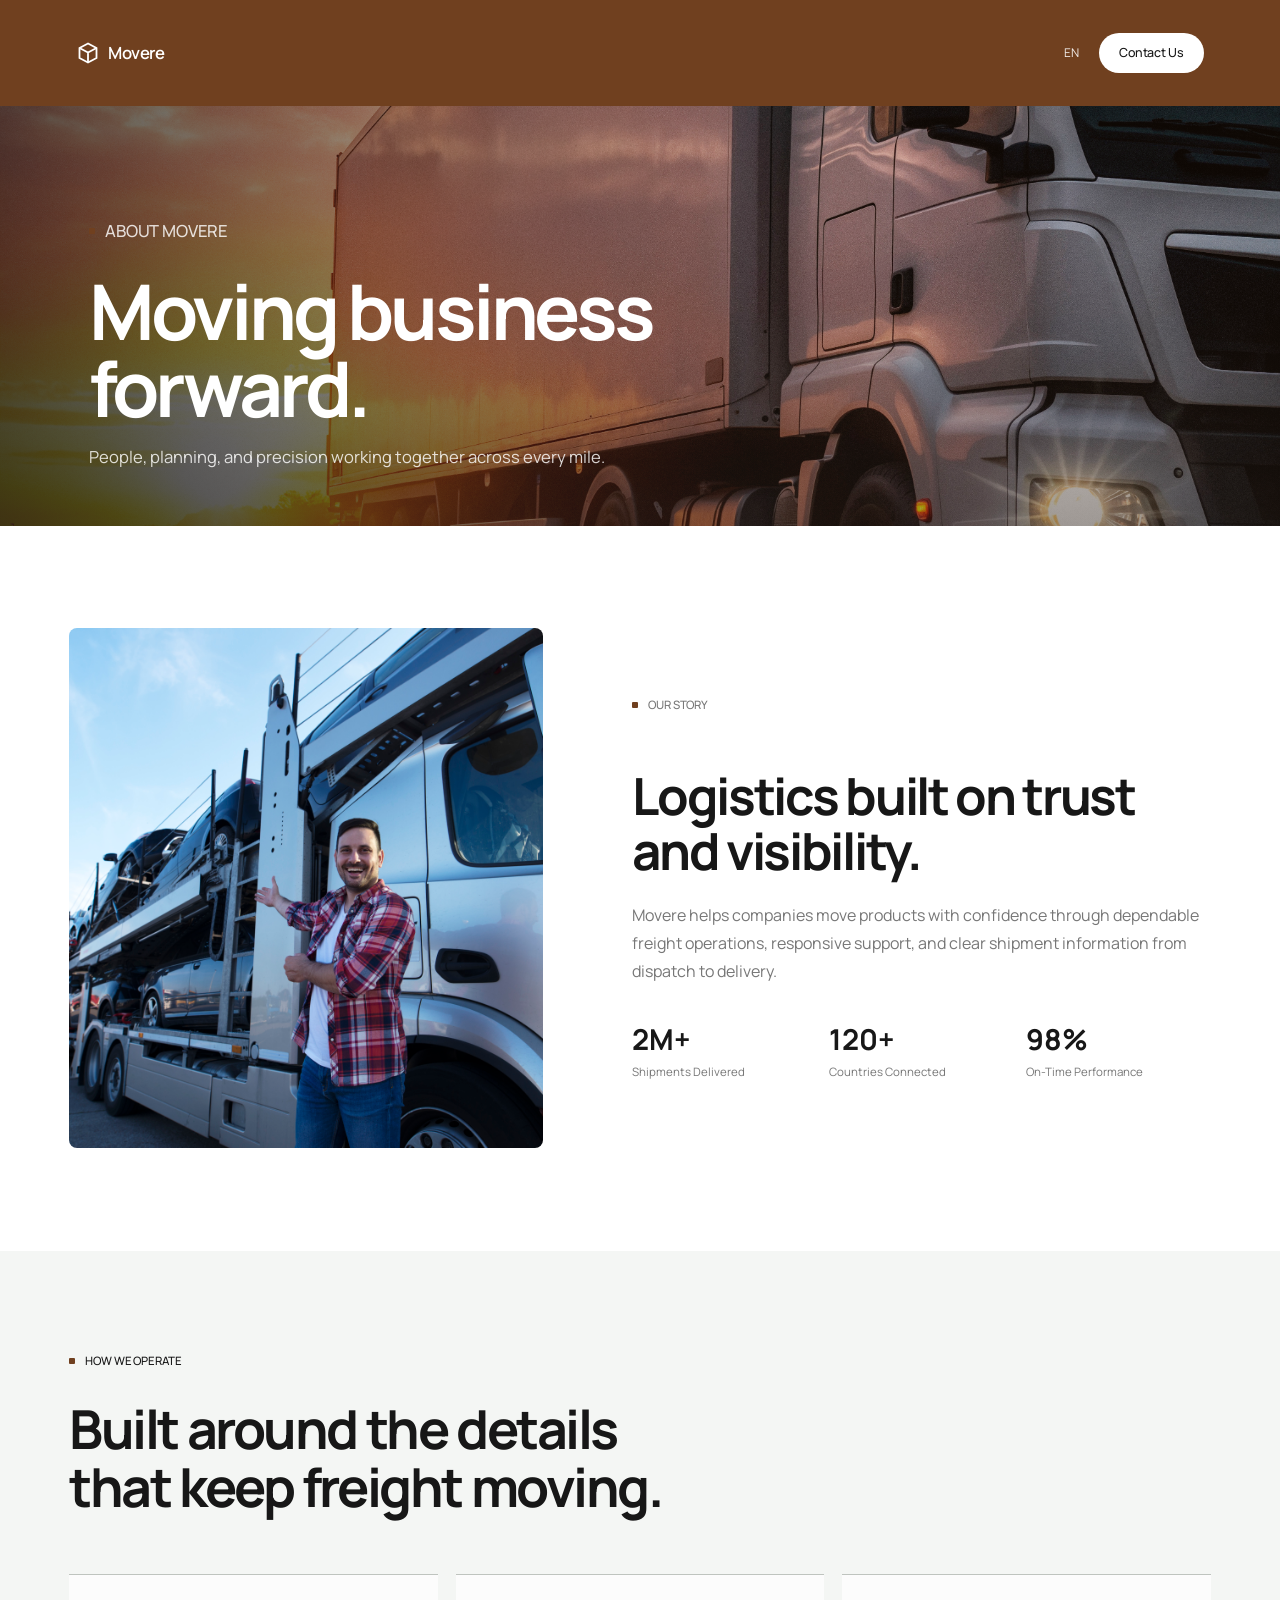
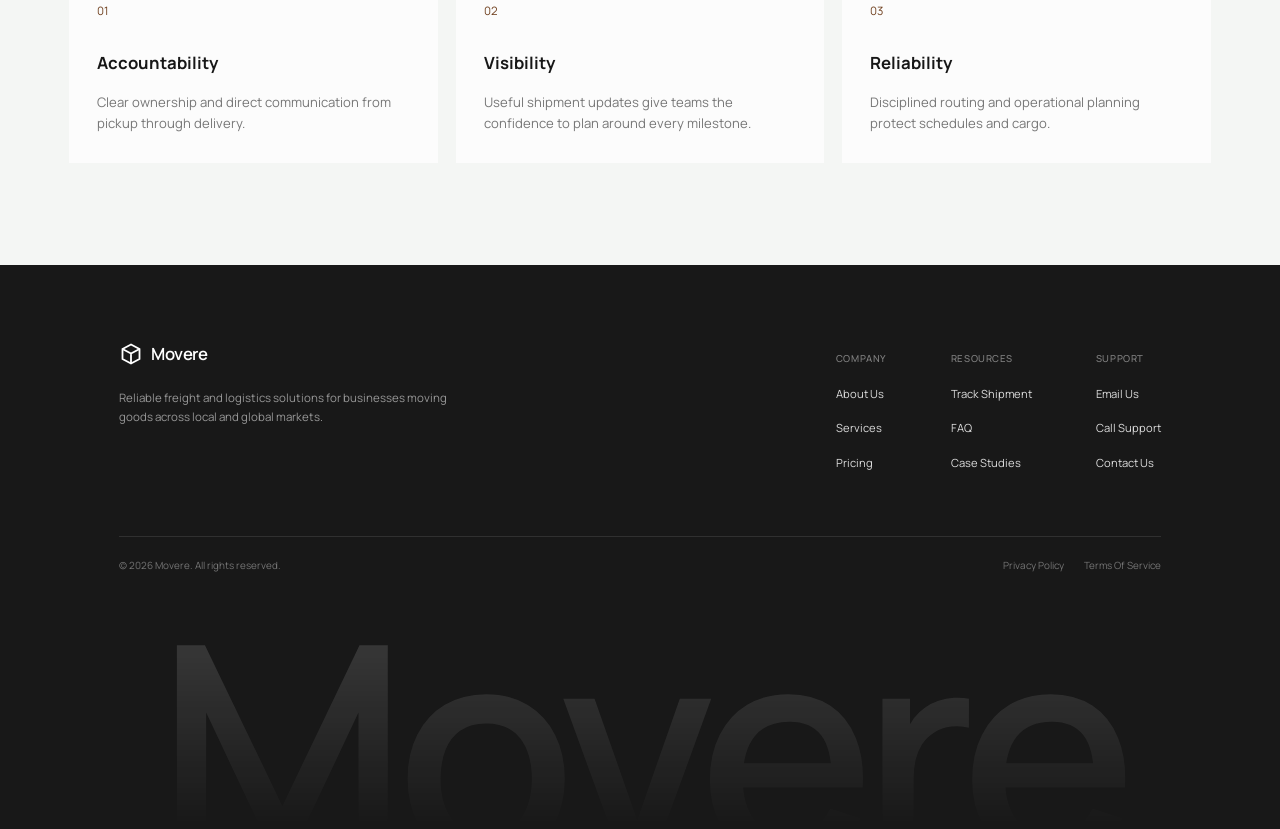
<file: about.html>
<!DOCTYPE html>
<html lang="en">
<head>
  <meta charset="UTF-8"><meta name="viewport" content="width=device-width, initial-scale=1">
  <title>About Us — Movere</title>
  <link rel="preconnect" href="https://fonts.googleapis.com"><link rel="preconnect" href="https://fonts.gstatic.com" crossorigin>
  <link href="https://fonts.googleapis.com/css2?family=Manrope:wght@400;500;600;700;800&display=swap" rel="stylesheet">
  <link rel="stylesheet" href="style.css"><link rel="stylesheet" href="mobile-overrides.css"><link rel="stylesheet" href="pages.css">
</head>
<body>
  <div class="subpage">
    <div class="subpage__nav"><nav class="nav" aria-label="Main navigation"><a href="index.html" class="logo"><svg class="logo__icon" viewBox="0 0 24 24" fill="none" stroke="currentColor" stroke-width="1.8"><path d="M12 2.5 3.5 7v10L12 21.5 20.5 17V7L12 2.5Z"/><path d="M3.5 7 12 11.5 20.5 7M12 11.5v10"/></svg><span>Movere</span></a><ul class="nav__links" id="nav-links"><li><a href="index.html">Home</a></li><li><a href="services.html">Services</a></li><li><a href="tracking.html">Tracking</a></li><li><a href="pricing.html">Pricing</a></li><li><a href="about.html">About Us</a></li><li class="nav__mobile-only"><a href="#contact" class="btn-pill">Contact Us</a></li></ul><div class="nav__right"><button class="lang" type="button" aria-label="Language">EN</button><a href="#contact" class="btn-pill nav__contact">Contact Us</a><button class="burger" id="burger" type="button" aria-label="Open menu" aria-expanded="false"><span></span><span></span><span></span></button></div></nav></div>
    <header class="page-hero"><div class="page-hero__image" role="img" aria-label="Movere logistics team"></div><div class="page-hero__inner"><p class="eyebrow">About Movere</p><h1>Moving business forward.</h1><p>People, planning, and precision working together across every mile.</p></div></header>
    <main><section class="page-section"><div class="page-section__inner about-layout"><div class="about-layout__image" role="img" aria-label="Movere driver and truck"></div><div class="about-layout__copy"><p class="eyebrow">Our Story</p><h2>Logistics built on trust and visibility.</h2><p>Movere helps companies move products with confidence through dependable freight operations, responsive support, and clear shipment information from dispatch to delivery.</p><div class="about-layout__stats"><div><strong>2M+</strong><span>Shipments Delivered</span></div><div><strong>120+</strong><span>Countries Connected</span></div><div><strong>98%</strong><span>On-Time Performance</span></div></div></div></div></section>
    <section class="page-section page-section--tinted"><div class="page-section__inner"><div class="page-section__head"><div><p class="eyebrow">How We Operate</p><h2>Built around the details that keep freight moving.</h2></div></div><div class="process-grid"><article><span>01</span><h3>Accountability</h3><p>Clear ownership and direct communication from pickup through delivery.</p></article><article><span>02</span><h3>Visibility</h3><p>Useful shipment updates give teams the confidence to plan around every milestone.</p></article><article><span>03</span><h3>Reliability</h3><p>Disciplined routing and operational planning protect schedules and cargo.</p></article></div></div></section></main>
  </div>
  <footer class="footer"><div class="footer__inner"><div class="footer__top"><div class="footer__brand"><a href="index.html" class="logo"><svg class="logo__icon" viewBox="0 0 24 24" fill="none" stroke="currentColor" stroke-width="1.8"><path d="M12 2.5 3.5 7v10L12 21.5 20.5 17V7L12 2.5Z"/><path d="M3.5 7 12 11.5 20.5 7M12 11.5v10"/></svg><span>Movere</span></a><p class="footer__about">Reliable freight and logistics solutions for businesses moving goods across local and global markets.</p></div><nav class="footer__cols"><div><h3>Company</h3><ul><li><a href="about.html">About Us</a></li><li><a href="services.html">Services</a></li><li><a href="pricing.html">Pricing</a></li></ul></div><div><h3>Resources</h3><ul><li><a href="tracking.html">Track Shipment</a></li><li><a href="tracking.html#faq">FAQ</a></li><li><a href="index.html#testimonials">Case Studies</a></li></ul></div><div><h3>Support</h3><ul><li><a href="mailto:info@cadence.com">Email Us</a></li><li><a href="tel:+000000000000">Call Support</a></li><li><a href="index.html#contact">Contact Us</a></li></ul></div></nav></div><div class="footer__bottom"><p>© 2026 Movere. All rights reserved.</p><p class="footer__legal"><a href="#">Privacy Policy</a><a href="#">Terms Of Service</a></p></div></div><div class="footer__word" aria-hidden="true">Movere</div></footer>
  <script src="script.js?v=2"></script>
</body>
</html>
</file>
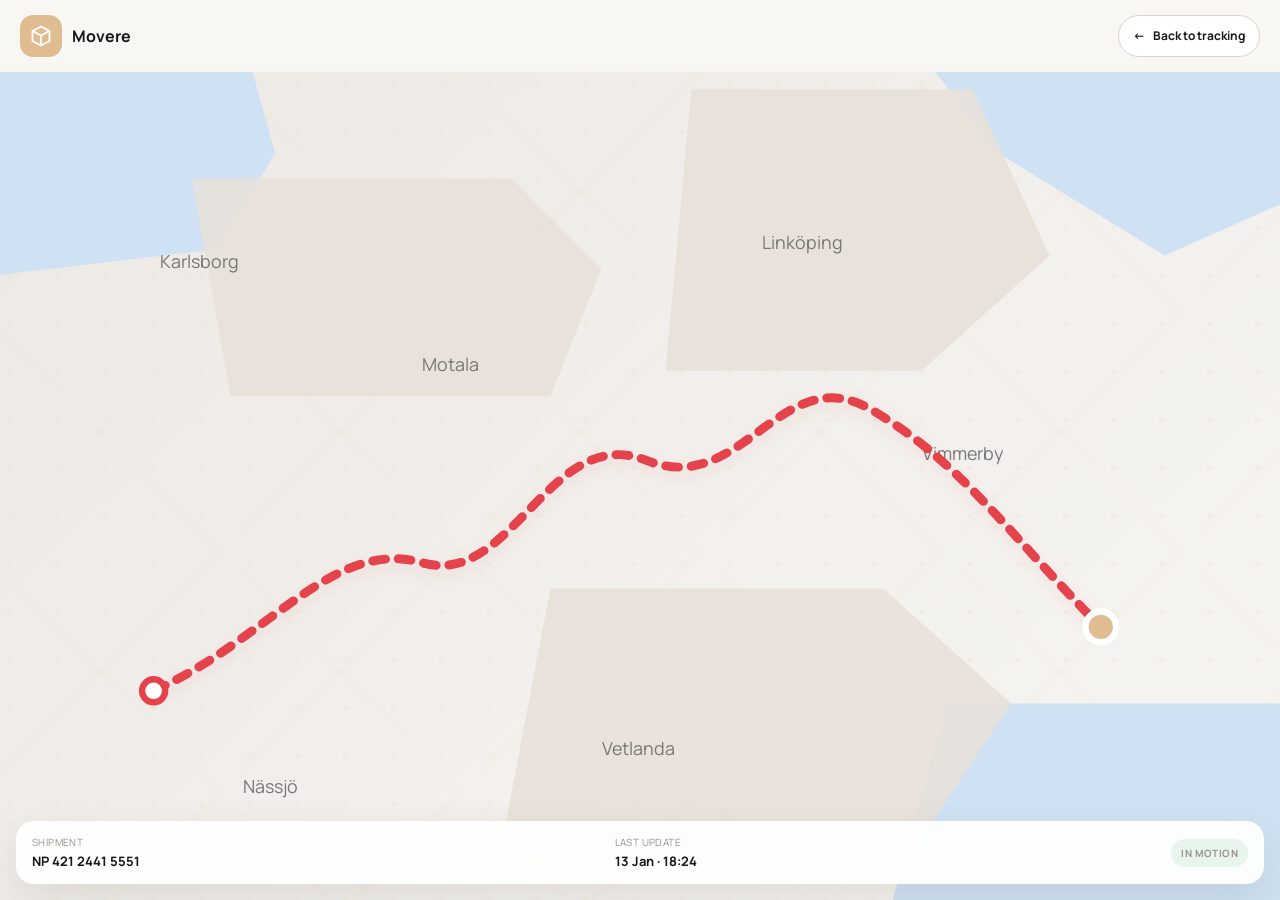
<file: live-map.html>
<!DOCTYPE html>
<html lang="en">
<head>
  <meta charset="UTF-8"><meta name="viewport" content="width=device-width, initial-scale=1, viewport-fit=cover">
  <title>Movere — Live Map</title>
  <link rel="preconnect" href="https://fonts.googleapis.com"><link rel="preconnect" href="https://fonts.gstatic.com" crossorigin>
  <link href="https://fonts.googleapis.com/css2?family=Manrope:wght@400;500;600;700;800&display=swap" rel="stylesheet">
  <style>
    :root{--brown:#E0BD91;--cream:#f4f1ee;--green:#35b27a;--text:#171717}*{box-sizing:border-box}body{margin:0;font-family:Manrope,system-ui,sans-serif;color:var(--text);background:#ebe7e3}.topbar{height:72px;display:flex;align-items:center;justify-content:space-between;padding:0 20px;background:rgba(250,248,245,.94);border-bottom:1px solid rgba(224,189,145,.08)}.brand{display:flex;align-items:center;gap:10px;font-weight:700;text-decoration:none;color:var(--text)}.brand__mark{width:42px;height:42px;display:grid;place-items:center;border-radius:13px;background:var(--brown);color:white}.back{height:42px;display:inline-flex;align-items:center;gap:8px;padding:0 14px;border:1px solid #ddd5ce;border-radius:999px;text-decoration:none;color:var(--text);background:white;font-size:12px;font-weight:700}.map-shell{position:relative;height:calc(100svh - 72px);overflow:hidden;background:linear-gradient(135deg,#ece9e5,#f7f5f2)}.route-map{position:absolute;inset:0;width:100%;height:100%;background-image:radial-gradient(circle at 20% 25%,rgba(224,189,145,.10) 0 2px,transparent 3px),linear-gradient(135deg,transparent 45%,rgba(224,189,145,.07) 46%,transparent 47%),linear-gradient(45deg,transparent 45%,rgba(224,189,145,.06) 46%,transparent 47%);background-size:48px 48px,240px 240px,240px 240px}.route-line{fill:none;stroke:#e5434b;stroke-width:7;stroke-linecap:round;stroke-linejoin:round;filter:drop-shadow(0 4px 6px rgba(229,67,75,.12))}.map-info{position:absolute;left:16px;right:16px;bottom:16px;display:flex;align-items:center;justify-content:space-between;gap:12px;padding:14px 16px;border-radius:18px;background:rgba(255,255,255,.92);box-shadow:0 16px 40px rgba(74,62,51,.12);backdrop-filter:blur(16px)}.map-info div{display:grid;gap:3px}.map-info span{font-size:10px;text-transform:uppercase;letter-spacing:.04em;color:#98918b}.map-info strong{font-size:13px}.map-status{padding:7px 10px;border-radius:999px;background:#e7f5ed;color:var(--green);font-size:11px;font-weight:700}@keyframes routePulse{from{stroke-dashoffset:80}to{stroke-dashoffset:0}}.route-line--animate{stroke-dasharray:10 10;animation:routePulse 1.2s linear infinite}@media(max-width:768px){.topbar{height:64px;padding:0 14px}.back{width:42px;padding:0;justify-content:center}.back span{display:none}.map-shell{height:calc(100svh - 64px)}.map-info{bottom:max(12px,env(safe-area-inset-bottom));}.brand__mark{width:38px;height:38px}}
  </style>
</head>
<body>
  <header class="topbar"><a class="brand" href="tracking.html"><span class="brand__mark"><svg width="24" height="24" viewBox="0 0 24 24" fill="none" stroke="currentColor" stroke-width="1.8"><path d="M12 2.5 3.5 7v10L12 21.5 20.5 17V7L12 2.5Z"/><path d="M3.5 7 12 11.5 20.5 7M12 11.5v10"/></svg></span>Movere</a><a class="back" href="tracking.html">← <span>Back to tracking</span></a></header>
  <main class="map-shell" aria-label="Live shipment route map"><svg class="route-map" viewBox="0 0 1000 700" preserveAspectRatio="xMidYMid slice" aria-hidden="true"><g fill="#cfe2f3"><path d="M0 0h190l25 90-45 75-170 20z"/><path d="M710 0h290v130l-90 40-130-80z"/><path d="M740 520h260v180H690z"/></g><g fill="#e8e1da" opacity=".9"><path d="M150 110h250l70 70-40 100H180z"/><path d="M540 40h220l60 130-100 90H520z"/><path d="M430 430h260l100 90-80 120H390z"/></g><g fill="#777" font-family="Manrope" font-size="14"><text x="125" y="180">Karlsborg</text><text x="330" y="260">Motala</text><text x="595" y="165">Linköping</text><text x="720" y="330">Vimmerby</text><text x="470" y="560">Vetlanda</text><text x="190" y="590">Nässjö</text></g><path class="route-line route-line--animate" d="M120 510C210 470 260 390 330 410S430 300 505 330 610 250 680 290 790 390 860 460"/><circle cx="120" cy="510" r="9" fill="#fff" stroke="#e5434b" stroke-width="5"/><circle cx="860" cy="460" r="12" fill="#E0BD91" stroke="#fff" stroke-width="5"/></svg><div class="map-info"><div><span>Shipment</span><strong>NP 421 2441 5551</strong></div><div><span>Last update</span><strong>13 Jan · 18:24</strong></div><span class="map-status">In Motion</span></div></main>
</body>
</html>
</file>
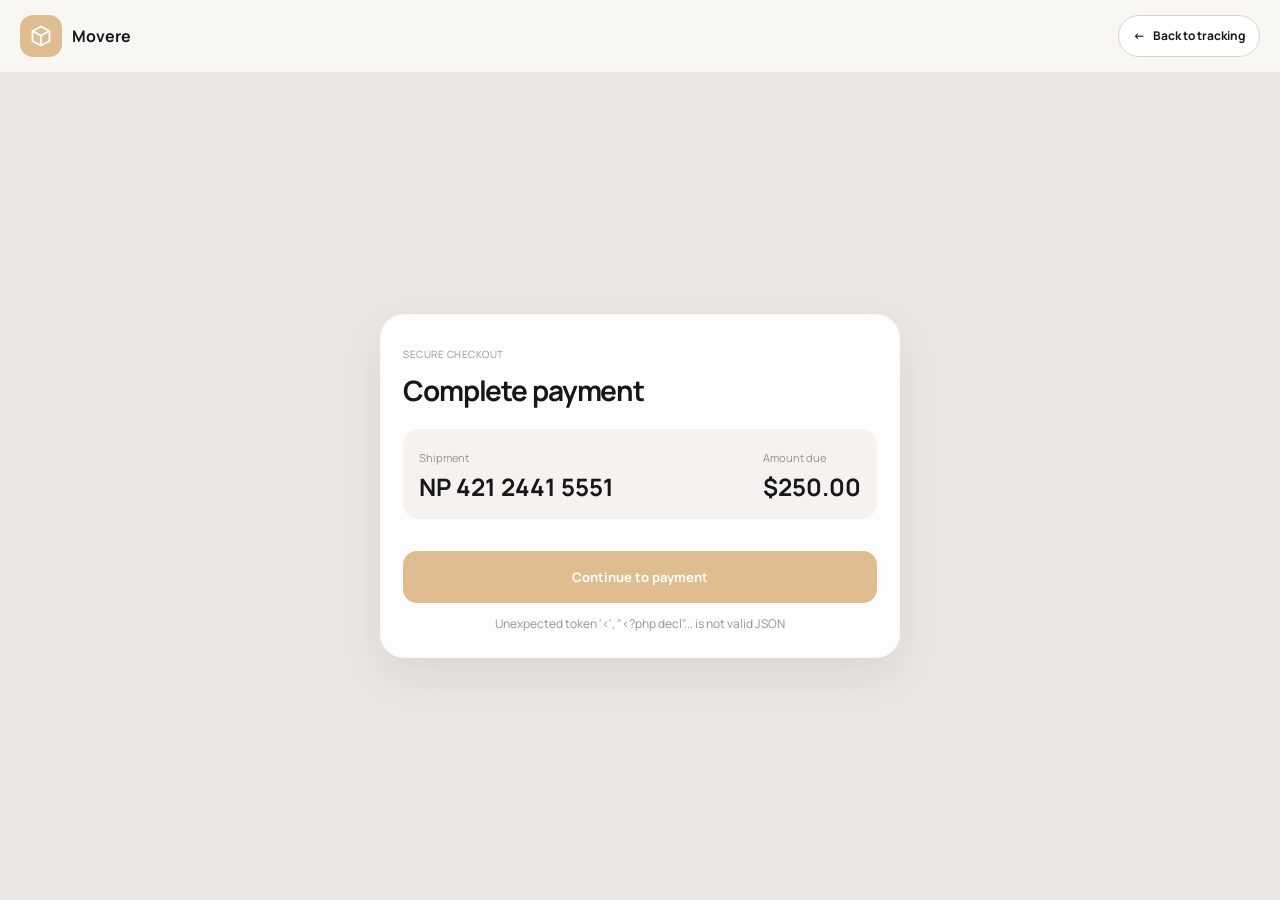
<file: payment.html>
<!DOCTYPE html>
<html lang="en">
<head>
<meta charset="UTF-8"><meta name="viewport" content="width=device-width, initial-scale=1, viewport-fit=cover"><title>Movere — Payment</title>
<link rel="preconnect" href="https://fonts.googleapis.com"><link rel="preconnect" href="https://fonts.gstatic.com" crossorigin><link href="https://fonts.googleapis.com/css2?family=Manrope:wght@400;500;600;700;800&display=swap" rel="stylesheet">
<style>
:root{--brown:#E0BD91;--green:#35b27a;--text:#171717}*{box-sizing:border-box}body{margin:0;font-family:Manrope,system-ui,sans-serif;background:#ebe7e3;color:var(--text)}.topbar{height:72px;display:flex;align-items:center;justify-content:space-between;padding:0 20px;background:rgba(250,248,245,.94);border-bottom:1px solid rgba(224,189,145,.08)}.brand{display:flex;align-items:center;gap:10px;text-decoration:none;color:var(--text);font-weight:700}.brand__mark{width:42px;height:42px;display:grid;place-items:center;border-radius:13px;background:var(--brown);color:white}.back{height:42px;display:inline-flex;align-items:center;justify-content:center;gap:8px;padding:0 14px;border:1px solid #ddd5ce;border-radius:999px;text-decoration:none;color:var(--text);background:white;font-size:12px;font-weight:700}.page{min-height:calc(100svh - 72px);display:grid;place-items:center;padding:28px 16px}.checkout{width:min(520px,100%);padding:22px;border:1px solid rgba(224,189,145,.08);border-radius:24px;background:rgba(255,255,255,.92);box-shadow:0 18px 50px rgba(74,62,51,.10)}.eyebrow{font-size:10px;text-transform:uppercase;letter-spacing:.05em;color:#98918b}.checkout h1{margin:8px 0 20px;font-size:28px;letter-spacing:-.04em}.amount{display:flex;align-items:end;justify-content:space-between;margin-bottom:18px;padding:16px;border-radius:16px;background:#f5f2ef}.amount span{font-size:11px;color:#98918b}.amount strong{display:block;margin-top:3px;font-size:24px}.methods{display:grid;gap:10px}.method{display:flex;align-items:center;gap:12px;width:100%;padding:14px;border:1px solid #e8e2dc;border-radius:16px;background:white;text-align:left;color:var(--text);font:inherit;cursor:pointer}.method.is-active{border-color:var(--brown);box-shadow:0 0 0 2px rgba(224,189,145,.08)}.method__icon{width:42px;height:42px;display:grid;place-items:center;border-radius:12px;background:#E0BD91;color:white;font-weight:800}.method div{display:grid;gap:2px}.method strong{font-size:13px}.method span{font-size:11px;color:#98918b}.method__check{margin-left:auto;width:18px;height:18px;border:1px solid #ddd5ce;border-radius:50%;position:relative}.method.is-active .method__check{border:5px solid var(--brown)}.pay-button{width:100%;height:52px;margin-top:14px;border:0;border-radius:14px;background:var(--brown);color:white;font:inherit;font-size:13px;font-weight:700}.status{min-height:20px;margin:12px 0 0;text-align:center;font-size:12px;color:#98918b}@media(max-width:768px){.topbar{height:64px;padding:0 14px}.back{width:42px;padding:0}.back span{display:none}.page{min-height:calc(100svh - 64px);align-content:start;padding-top:18px}.checkout{border-radius:20px;padding:16px}.checkout h1{font-size:24px}}
</style>
</head>
<body><header class="topbar"><a class="brand" href="tracking.html"><span class="brand__mark"><svg width="24" height="24" viewBox="0 0 24 24" fill="none" stroke="currentColor" stroke-width="1.8"><path d="M12 2.5 3.5 7v10L12 21.5 20.5 17V7L12 2.5Z"/><path d="M3.5 7 12 11.5 20.5 7M12 11.5v10"/></svg></span>Movere</a><a class="back" href="tracking.html">← <span>Back to tracking</span></a></header>
<main class="page"><section class="checkout"><p class="eyebrow">Secure checkout</p><h1>Complete payment</h1><div class="amount"><div><span>Shipment</span><strong>NP 421 2441 5551</strong></div><div><span>Amount due</span><strong>$250.00</strong></div></div>
<div class="methods" role="radiogroup" aria-label="Payment method"><button class="method is-active" type="button" role="radio" aria-checked="true"><span class="method__icon">₿</span><div><strong>Crypto</strong><span>Bitcoin, Ethereum, USDT</span></div><span class="method__check"></span></button><button class="method" type="button" role="radio" aria-checked="false"><span class="method__icon">B</span><div><strong>Bank transfer</strong><span>Direct bank payment</span></div><span class="method__check"></span></button><button class="method" type="button" role="radio" aria-checked="false"><span class="method__icon">C</span><div><strong>Card</strong><span>Visa, Mastercard, American Express</span></div><span class="method__check"></span></button></div><button class="pay-button" id="pay-button" type="button">Continue to payment</button><p class="status" id="pay-status" role="status"></p></section></main>
<script>
(function(){
  var methodList=document.querySelector('.methods');
  var button=document.getElementById('pay-button');
  var status=document.getElementById('pay-status');
  if(!methodList||!button||!status)return;
  var selected=null;
  var icons={crypto:'₿',bank:'B',card:'C'};
  methodList.replaceChildren();

  function showMessage(message){status.textContent=message}
  function selectMethod(method,element){
    methodList.querySelectorAll('.method').forEach(function(item){
      item.classList.remove('is-active');
      item.setAttribute('aria-checked','false');
    });
    element.classList.add('is-active');
    element.setAttribute('aria-checked','true');
    selected=method;
    showMessage('');
  }

  fetch('payment-config.php').then(function(response){
    return response.json().then(function(data){
      if(!response.ok)throw new Error(data.error||'Payment options are unavailable.');
      return data;
    });
  }).then(function(data){
    methodList.replaceChildren();
    if(!Array.isArray(data.methods)||data.methods.length===0){
      showMessage('Payment methods are not configured. Please contact support.');
      return;
    }
    data.methods.forEach(function(method,index){
      var option=document.createElement('button');
      option.className='method'+(index===0?' is-active':'');
      option.type='button';option.setAttribute('role','radio');option.setAttribute('aria-checked',index===0?'true':'false');
      var icon=document.createElement('span');icon.className='method__icon';icon.textContent=icons[method.method_key]||'P';
      var copy=document.createElement('div');
      var name=document.createElement('strong');name.textContent=method.display_name;
      var description=document.createElement('span');description.textContent=method.description;
      copy.append(name,description);
      var check=document.createElement('span');check.className='method__check';
      option.append(icon,copy,check);
      option.addEventListener('click',function(){selectMethod(method,option)});
      methodList.append(option);
      if(index===0)selected=method;
    });
  }).catch(function(error){
    methodList.replaceChildren();
    showMessage(error.message||'Payment options are unavailable. Please contact support.');
  });

  button.addEventListener('click',function(){
    if(!selected){showMessage('Payment methods are not configured. Please contact support.');return}
    if(selected.checkout_url){window.location.assign(selected.checkout_url);return}
    showMessage(selected.payment_details||'Payment instructions are not available. Please contact support.');
  });
})();
</script>
</body></html>
</file>
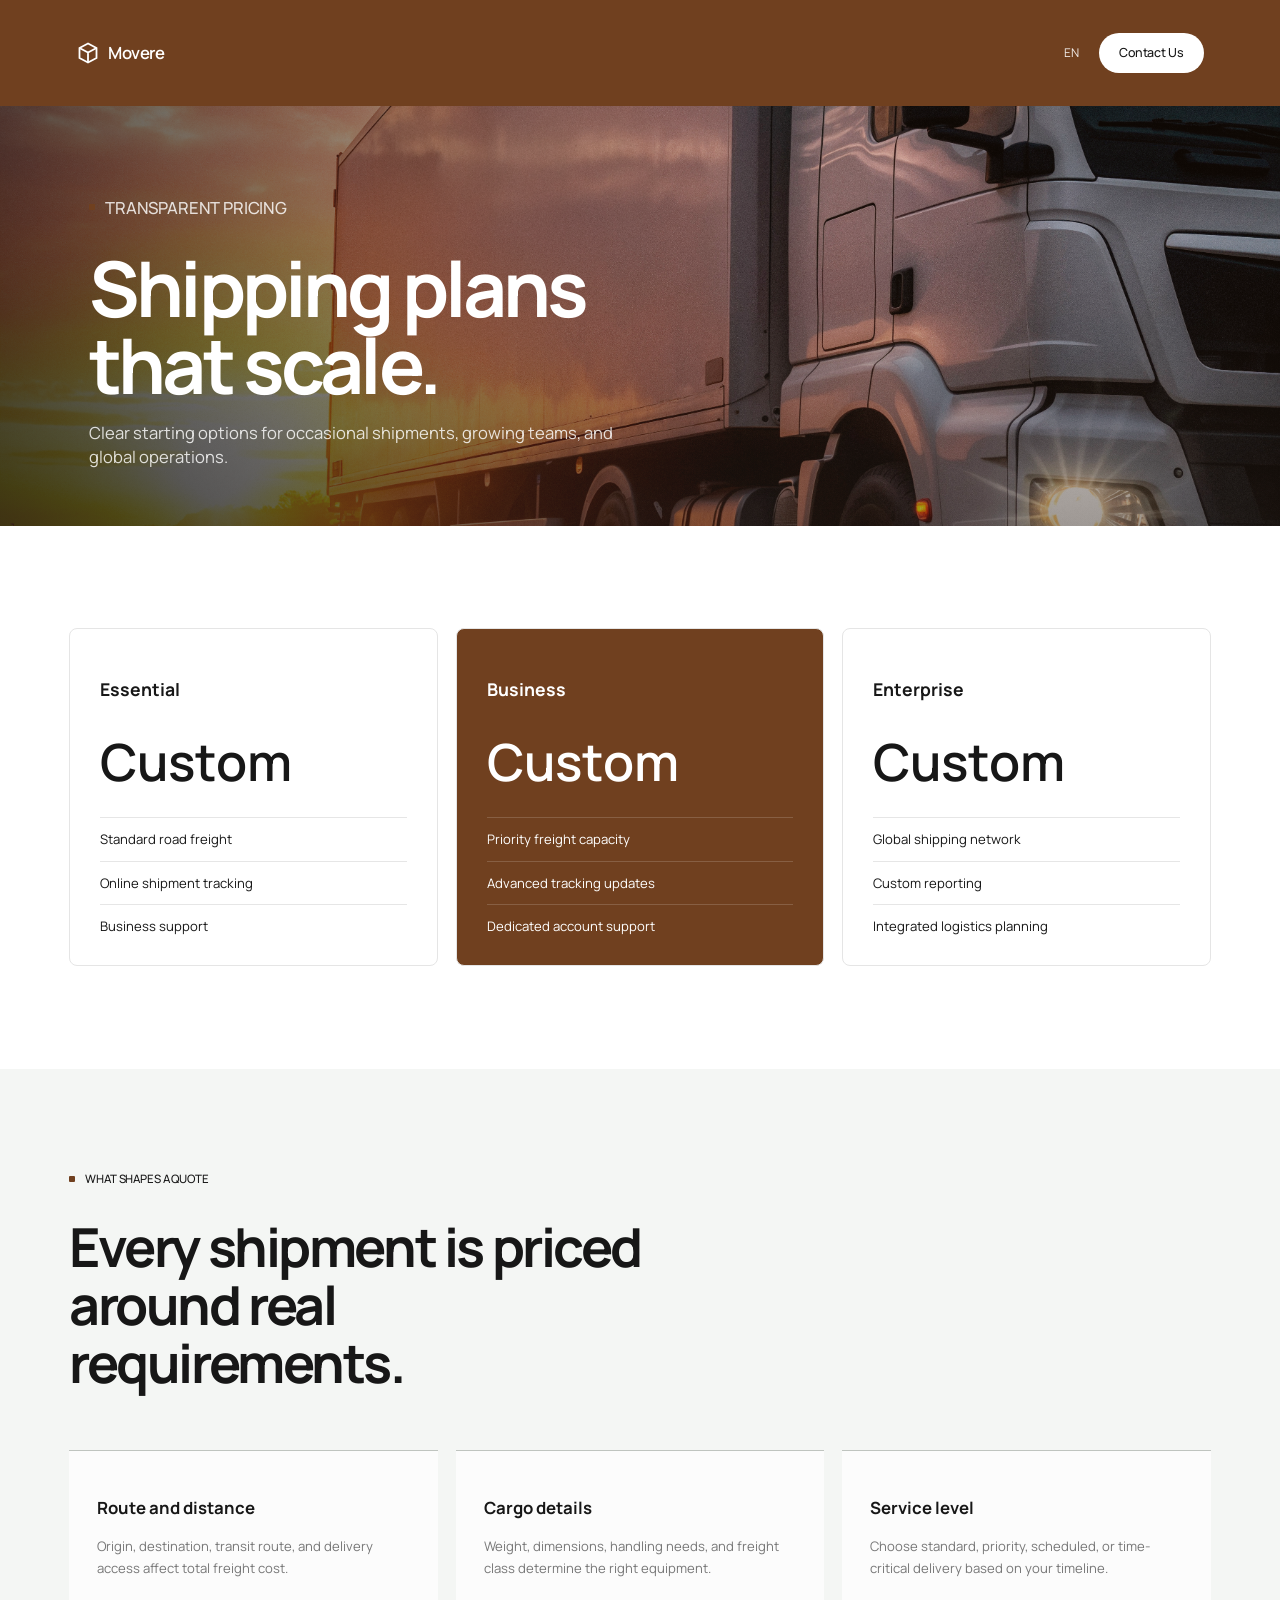
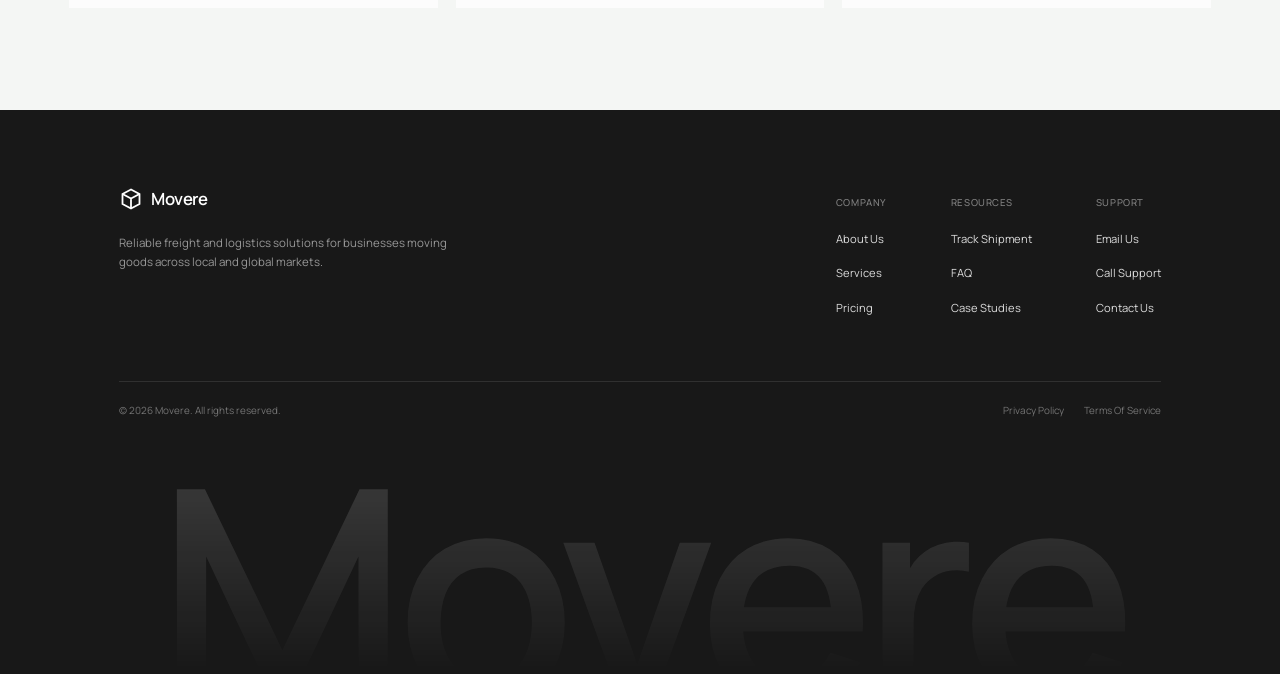
<file: pricing.html>
<!DOCTYPE html>
<html lang="en">
<head>
  <meta charset="UTF-8"><meta name="viewport" content="width=device-width, initial-scale=1">
  <title>Pricing — Movere</title>
  <link rel="preconnect" href="https://fonts.googleapis.com"><link rel="preconnect" href="https://fonts.gstatic.com" crossorigin>
  <link href="https://fonts.googleapis.com/css2?family=Manrope:wght@400;500;600;700;800&display=swap" rel="stylesheet">
  <link rel="stylesheet" href="style.css"><link rel="stylesheet" href="mobile-overrides.css"><link rel="stylesheet" href="pages.css">
</head>
<body>
  <div class="subpage">
    <div class="subpage__nav"><nav class="nav" aria-label="Main navigation"><a href="index.html" class="logo"><svg class="logo__icon" viewBox="0 0 24 24" fill="none" stroke="currentColor" stroke-width="1.8"><path d="M12 2.5 3.5 7v10L12 21.5 20.5 17V7L12 2.5Z"/><path d="M3.5 7 12 11.5 20.5 7M12 11.5v10"/></svg><span>Movere</span></a><ul class="nav__links" id="nav-links"><li><a href="index.html">Home</a></li><li><a href="services.html">Services</a></li><li><a href="tracking.html">Tracking</a></li><li><a href="pricing.html">Pricing</a></li><li><a href="about.html">About Us</a></li><li class="nav__mobile-only"><a href="#contact" class="btn-pill">Contact Us</a></li></ul><div class="nav__right"><button class="lang" type="button" aria-label="Language">EN</button><a href="#contact" class="btn-pill nav__contact">Contact Us</a><button class="burger" id="burger" type="button" aria-label="Open menu" aria-expanded="false"><span></span><span></span><span></span></button></div></nav></div>
    <header class="page-hero"><div class="page-hero__image" role="img" aria-label="Freight truck on highway"></div><div class="page-hero__inner"><p class="eyebrow">Transparent Pricing</p><h1>Shipping plans that scale.</h1><p>Clear starting options for occasional shipments, growing teams, and global operations.</p></div></header>
    <main><section class="page-section"><div class="page-section__inner"><div class="pricing-grid">
      <article class="price-card"><h3>Essential</h3><div class="price-card__price">Custom</div><ul><li>Standard road freight</li><li>Online shipment tracking</li><li>Business support</li></ul></article>
      <article class="price-card price-card--featured"><h3>Business</h3><div class="price-card__price">Custom</div><ul><li>Priority freight capacity</li><li>Advanced tracking updates</li><li>Dedicated account support</li></ul></article>
      <article class="price-card"><h3>Enterprise</h3><div class="price-card__price">Custom</div><ul><li>Global shipping network</li><li>Custom reporting</li><li>Integrated logistics planning</li></ul></article>
    </div></div></section>
    <section class="page-section page-section--tinted"><div class="page-section__inner"><div class="page-section__head"><div><p class="eyebrow">What Shapes A Quote</p><h2>Every shipment is priced around real requirements.</h2></div></div><div class="quote-grid"><article><h3>Route and distance</h3><p>Origin, destination, transit route, and delivery access affect total freight cost.</p></article><article><h3>Cargo details</h3><p>Weight, dimensions, handling needs, and freight class determine the right equipment.</p></article><article><h3>Service level</h3><p>Choose standard, priority, scheduled, or time-critical delivery based on your timeline.</p></article></div></div></section></main>
  </div>
  <footer class="footer"><div class="footer__inner"><div class="footer__top"><div class="footer__brand"><a href="index.html" class="logo"><svg class="logo__icon" viewBox="0 0 24 24" fill="none" stroke="currentColor" stroke-width="1.8"><path d="M12 2.5 3.5 7v10L12 21.5 20.5 17V7L12 2.5Z"/><path d="M3.5 7 12 11.5 20.5 7M12 11.5v10"/></svg><span>Movere</span></a><p class="footer__about">Reliable freight and logistics solutions for businesses moving goods across local and global markets.</p></div><nav class="footer__cols"><div><h3>Company</h3><ul><li><a href="about.html">About Us</a></li><li><a href="services.html">Services</a></li><li><a href="pricing.html">Pricing</a></li></ul></div><div><h3>Resources</h3><ul><li><a href="tracking.html">Track Shipment</a></li><li><a href="tracking.html#faq">FAQ</a></li><li><a href="index.html#testimonials">Case Studies</a></li></ul></div><div><h3>Support</h3><ul><li><a href="mailto:info@cadence.com">Email Us</a></li><li><a href="tel:+000000000000">Call Support</a></li><li><a href="index.html#contact">Contact Us</a></li></ul></div></nav></div><div class="footer__bottom"><p>© 2026 Movere. All rights reserved.</p><p class="footer__legal"><a href="#">Privacy Policy</a><a href="#">Terms Of Service</a></p></div></div><div class="footer__word" aria-hidden="true">Movere</div></footer>
  <script src="script.js?v=2"></script>
</body>
</html>
</file>
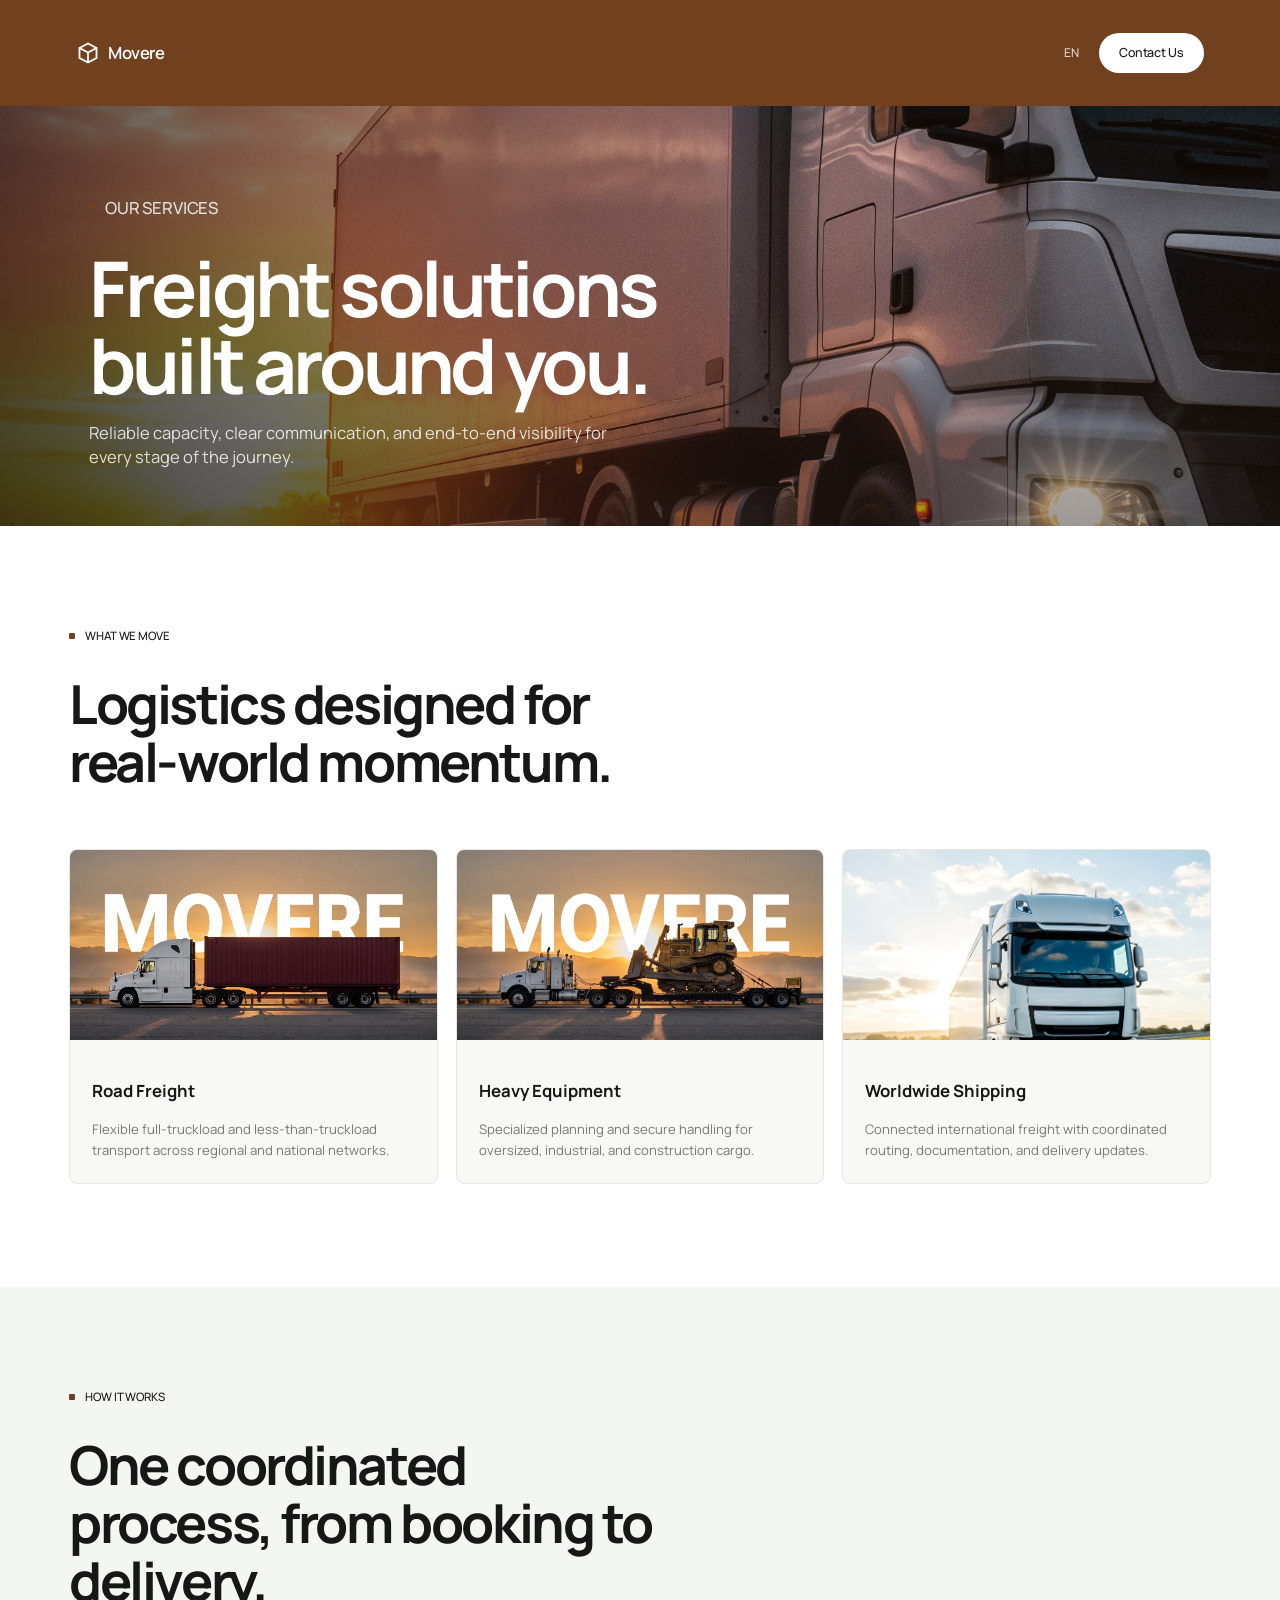
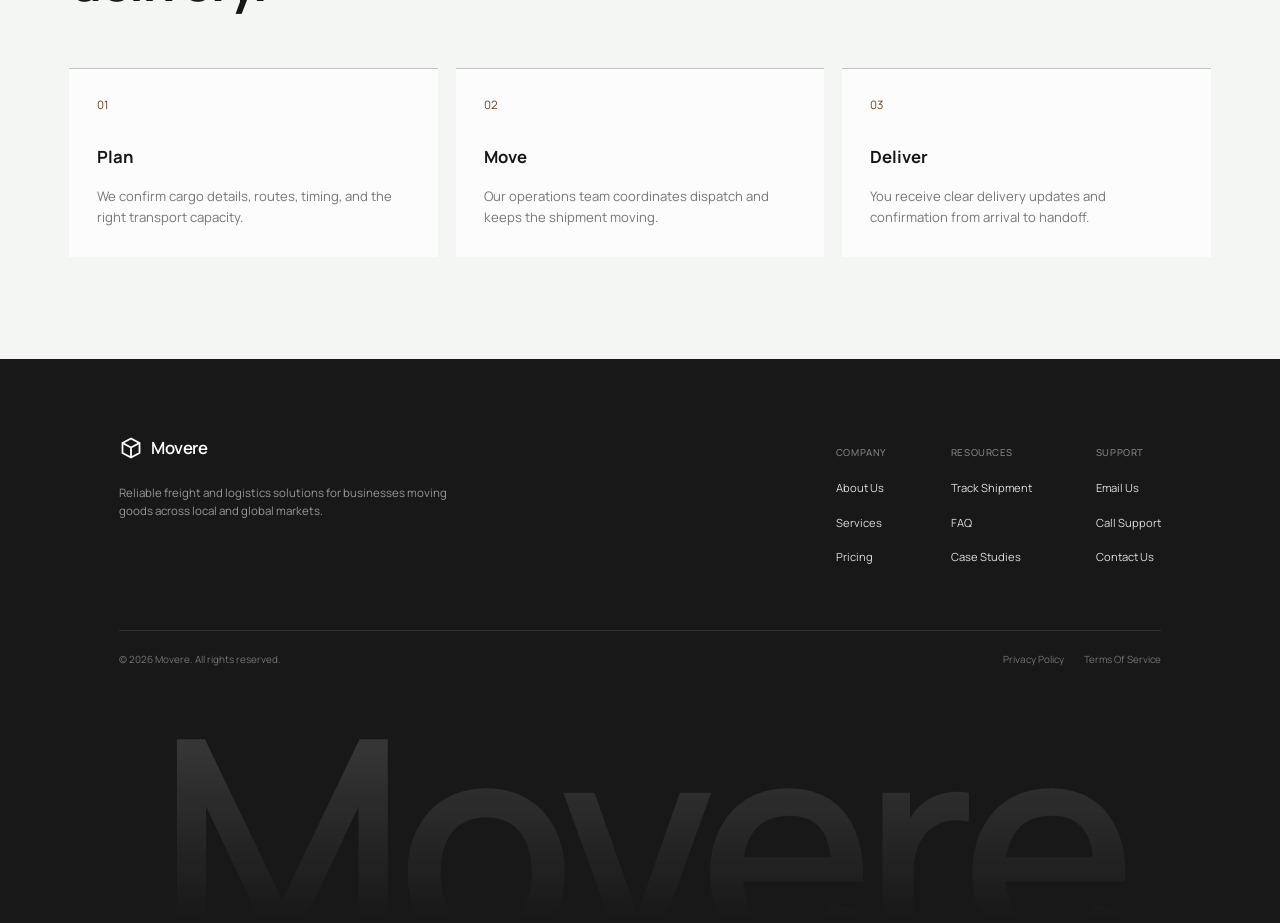
<file: services.html>
<!DOCTYPE html>
<html lang="en">
<head>
  <meta charset="UTF-8"><meta name="viewport" content="width=device-width, initial-scale=1">
  <title>Services — Movere</title>
  <link rel="preconnect" href="https://fonts.googleapis.com"><link rel="preconnect" href="https://fonts.gstatic.com" crossorigin>
  <link href="https://fonts.googleapis.com/css2?family=Manrope:wght@400;500;600;700;800&display=swap" rel="stylesheet">
  <link rel="stylesheet" href="style.css"><link rel="stylesheet" href="mobile-overrides.css"><link rel="stylesheet" href="pages.css">
</head>
<body>
  <div class="subpage">
    <div class="subpage__nav"><nav class="nav" aria-label="Main navigation">
      <a href="index.html" class="logo" aria-label="Movere home"><svg class="logo__icon" viewBox="0 0 24 24" fill="none" stroke="currentColor" stroke-width="1.8"><path d="M12 2.5 3.5 7v10L12 21.5 20.5 17V7L12 2.5Z"/><path d="M3.5 7 12 11.5 20.5 7M12 11.5v10"/></svg><span>Movere</span></a>
      <ul class="nav__links" id="nav-links"><li><a href="index.html">Home</a></li><li><a href="services.html">Services</a></li><li><a href="tracking.html">Tracking</a></li><li><a href="pricing.html">Pricing</a></li><li><a href="about.html">About Us</a></li><li class="nav__mobile-only"><a href="#contact" class="btn-pill">Contact Us</a></li></ul>
      <div class="nav__right"><button class="lang" type="button" aria-label="Language">EN</button><a href="#contact" class="btn-pill nav__contact">Contact Us</a><button class="burger" id="burger" type="button" aria-label="Open menu" aria-expanded="false"><span></span><span></span><span></span></button></div>
    </nav></div>
    <header class="page-hero"><div class="page-hero__image" role="img" aria-label="Movere freight truck"></div><div class="page-hero__inner"><p class="eyebrow">Our Services</p><h1>Freight solutions built around you.</h1><p>Reliable capacity, clear communication, and end-to-end visibility for every stage of the journey.</p></div></header>
    <main><section class="page-section"><div class="page-section__inner"><div class="page-section__head"><div><p class="eyebrow">What We Move</p><h2>Logistics designed for real-world momentum.</h2></div></div><div class="service-grid">
      <article class="service-card"><div class="service-card__image"></div><div class="service-card__body"><h3>Road Freight</h3><p>Flexible full-truckload and less-than-truckload transport across regional and national networks.</p></div></article>
      <article class="service-card"><div class="service-card__image"></div><div class="service-card__body"><h3>Heavy Equipment</h3><p>Specialized planning and secure handling for oversized, industrial, and construction cargo.</p></div></article>
      <article class="service-card"><div class="service-card__image"></div><div class="service-card__body"><h3>Worldwide Shipping</h3><p>Connected international freight with coordinated routing, documentation, and delivery updates.</p></div></article>
    </div></div></section>
    <section class="page-section page-section--tinted"><div class="page-section__inner"><div class="page-section__head"><div><p class="eyebrow">How It Works</p><h2>One coordinated process, from booking to delivery.</h2></div></div><div class="process-grid"><article><span>01</span><h3>Plan</h3><p>We confirm cargo details, routes, timing, and the right transport capacity.</p></article><article><span>02</span><h3>Move</h3><p>Our operations team coordinates dispatch and keeps the shipment moving.</p></article><article><span>03</span><h3>Deliver</h3><p>You receive clear delivery updates and confirmation from arrival to handoff.</p></article></div></div></section></main>
  </div>
  <footer class="footer"><div class="footer__inner"><div class="footer__top"><div class="footer__brand"><a href="index.html" class="logo"><svg class="logo__icon" viewBox="0 0 24 24" fill="none" stroke="currentColor" stroke-width="1.8"><path d="M12 2.5 3.5 7v10L12 21.5 20.5 17V7L12 2.5Z"/><path d="M3.5 7 12 11.5 20.5 7M12 11.5v10"/></svg><span>Movere</span></a><p class="footer__about">Reliable freight and logistics solutions for businesses moving goods across local and global markets.</p></div><nav class="footer__cols"><div><h3>Company</h3><ul><li><a href="about.html">About Us</a></li><li><a href="services.html">Services</a></li><li><a href="pricing.html">Pricing</a></li></ul></div><div><h3>Resources</h3><ul><li><a href="tracking.html">Track Shipment</a></li><li><a href="tracking.html#faq">FAQ</a></li><li><a href="index.html#testimonials">Case Studies</a></li></ul></div><div><h3>Support</h3><ul><li><a href="mailto:info@cadence.com">Email Us</a></li><li><a href="tel:+000000000000">Call Support</a></li><li><a href="index.html#contact">Contact Us</a></li></ul></div></nav></div><div class="footer__bottom"><p>© 2026 Movere. All rights reserved.</p><p class="footer__legal"><a href="#">Privacy Policy</a><a href="#">Terms Of Service</a></p></div></div><div class="footer__word" aria-hidden="true">Movere</div></footer>
  <script src="script.js?v=2"></script>
</body>
</html>
</file>
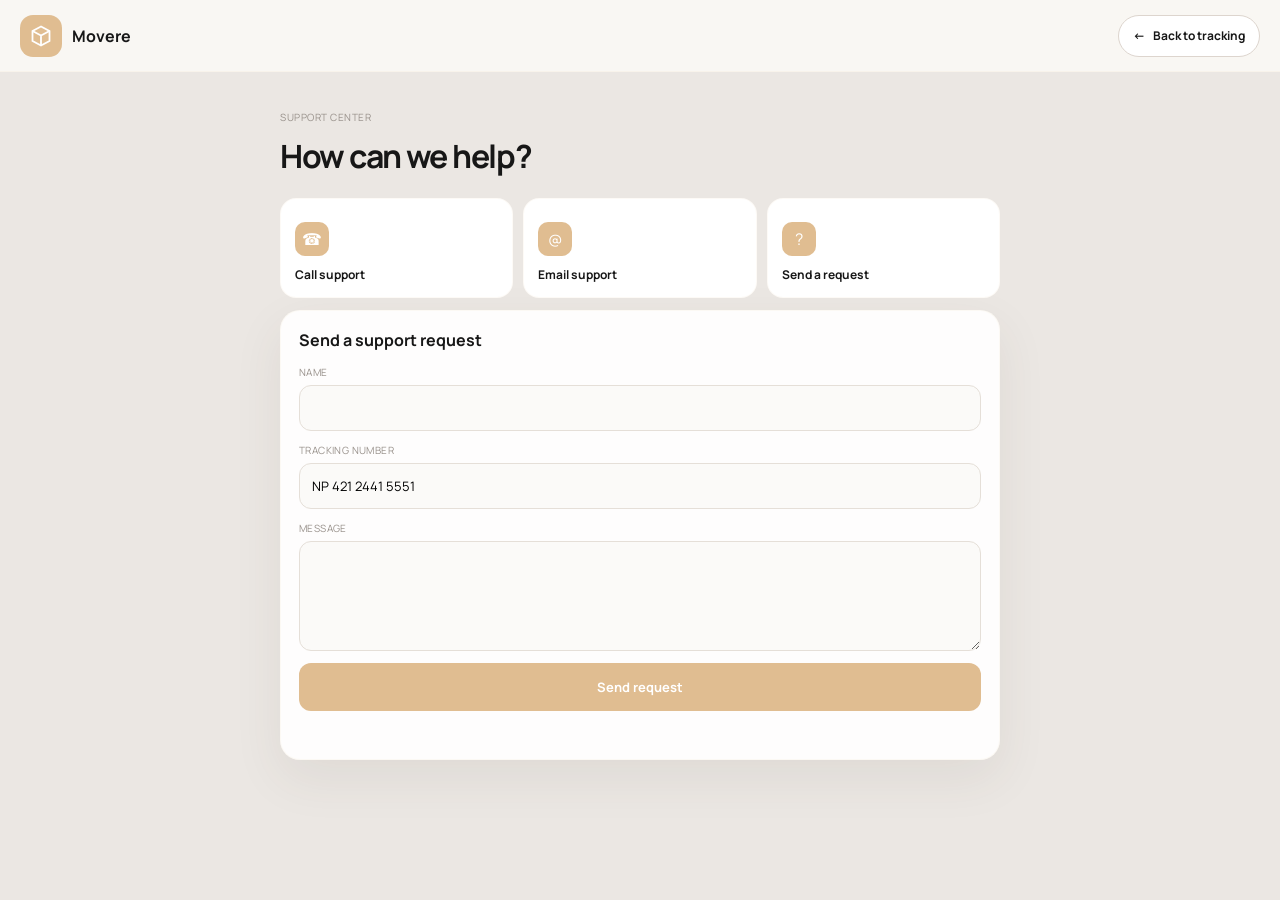
<file: support.html>
<!DOCTYPE html>
<html lang="en">
<head>
<meta charset="UTF-8"><meta name="viewport" content="width=device-width, initial-scale=1, viewport-fit=cover"><title>Movere — Support</title>
<link rel="preconnect" href="https://fonts.googleapis.com"><link rel="preconnect" href="https://fonts.gstatic.com" crossorigin><link href="https://fonts.googleapis.com/css2?family=Manrope:wght@400;500;600;700;800&display=swap" rel="stylesheet">
<style>
:root{--brown:#E0BD91;--green:#35b27a;--text:#171717}*{box-sizing:border-box}body{margin:0;font-family:Manrope,system-ui,sans-serif;background:#ebe7e3;color:var(--text)}.topbar{height:72px;display:flex;align-items:center;justify-content:space-between;padding:0 20px;background:rgba(250,248,245,.94);border-bottom:1px solid rgba(224,189,145,.08)}.brand{display:flex;align-items:center;gap:10px;text-decoration:none;color:var(--text);font-weight:700}.brand__mark{width:42px;height:42px;display:grid;place-items:center;border-radius:13px;background:var(--brown);color:white}.back{height:42px;display:inline-flex;align-items:center;justify-content:center;gap:8px;padding:0 14px;border:1px solid #ddd5ce;border-radius:999px;text-decoration:none;color:var(--text);background:white;font-size:12px;font-weight:700}.page{min-height:calc(100svh - 72px);padding:28px 16px}.support{width:min(720px,100%);margin:0 auto}.eyebrow{font-size:10px;text-transform:uppercase;letter-spacing:.05em;color:#98918b}.support h1{margin:8px 0 20px;font-size:32px;letter-spacing:-.04em}.quick{display:grid;grid-template-columns:repeat(3,1fr);gap:10px;margin-bottom:12px}.quick a{min-height:100px;display:flex;flex-direction:column;justify-content:flex-end;gap:10px;padding:14px;border:1px solid rgba(224,189,145,.08);border-radius:16px;background:white;text-decoration:none;color:var(--text)}.quick span{width:34px;height:34px;display:grid;place-items:center;border-radius:10px;background:#E0BD91;color:white}.quick strong{font-size:12px}.form-card{padding:18px;border:1px solid rgba(224,189,145,.08);border-radius:20px;background:rgba(255,255,255,.92);box-shadow:0 18px 50px rgba(74,62,51,.08)}.form-card h2{margin:0 0 14px;font-size:16px}.field{display:grid;gap:6px;margin-bottom:12px}.field label{font-size:10px;text-transform:uppercase;letter-spacing:.04em;color:#98918b}.field input,.field textarea{width:100%;border:1px solid #e5dfd8;border-radius:12px;background:#fbfaf8;font:inherit;font-size:13px}.field input{height:46px;padding:0 12px}.field textarea{height:110px;padding:12px;resize:vertical}.submit{width:100%;height:48px;border:0;border-radius:12px;background:var(--brown);color:white;font:inherit;font-size:13px;font-weight:700}.status{min-height:20px;margin:10px 0 0;text-align:center;font-size:12px;color:#98918b}@media(max-width:768px){.topbar{height:64px;padding:0 14px}.back{width:42px;padding:0}.back span{display:none}.page{min-height:calc(100svh - 64px);padding:18px 14px}.support h1{font-size:26px}.quick{grid-template-columns:1fr}.quick a{min-height:76px}}
</style>
</head>
<body><header class="topbar"><a class="brand" href="tracking.html"><span class="brand__mark"><svg width="24" height="24" viewBox="0 0 24 24" fill="none" stroke="currentColor" stroke-width="1.8"><path d="M12 2.5 3.5 7v10L12 21.5 20.5 17V7L12 2.5Z"/><path d="M3.5 7 12 11.5 20.5 7M12 11.5v10"/></svg></span>Movere</a><a class="back" href="tracking.html">← <span>Back to tracking</span></a></header>
<main class="page"><section class="support"><p class="eyebrow">Support Center</p><h1>How can we help?</h1><div class="quick"><a href="tel:+380681209180"><span>☎</span><strong>Call support</strong></a><a href="mailto:support@movere.com"><span>@</span><strong>Email support</strong></a><a href="#support-form"><span>?</span><strong>Send a request</strong></a></div><form class="form-card" id="support-form"><h2>Send a support request</h2><div class="field"><label for="support-name">Name</label><input id="support-name" name="name" autocomplete="name" required></div><div class="field"><label for="support-tracking">Tracking number</label><input id="support-tracking" name="tracking" value="NP 421 2441 5551" required></div><div class="field"><label for="support-message">Message</label><textarea id="support-message" name="message" required></textarea></div><button class="submit" type="submit">Send request</button><p class="status" id="support-status" role="status"></p></form></section></main>
<script>document.getElementById('support-form').addEventListener('submit',event=>{event.preventDefault();document.getElementById('support-status').textContent='Support request ready to send. We will respond shortly.'})</script>
</body></html>
</file>
<file: style.css>
/* ==========================================================================
  MOVERE — premium logistics
   Sections: 1 Tokens · 2 Base · 3 Hero · 4 Navigation · 5 Why Choose Us
             6 Tablet · 7 Mobile · 8 Shared · 9 Trusted · 10 Insights
             11 Testimonials · 12 Footer · 13 Responsive (new sections)
   ========================================================================== */

/* 1. TOKENS ---------------------------------------------------------------- */
:root {
  --beige:        #CDA77F;
  --golden:       #E9BD87;
  --brown:        #70401F;
  --white:        #FFFFFF;
  --text:         #171717;
  --text-muted:   #777777;
  --divider:      #D9D9D9;

  --font: "Manrope", "Inter", -apple-system, BlinkMacSystemFont, "Segoe UI", Helvetica, Arial, sans-serif;
  --gutter: clamp(20px, 5.4vw, 80px);
  --radius-img: clamp(18px, 2.2vw, 28px);
  --ease: cubic-bezier(.2, .7, .2, 1);
}

/* 2. BASE ------------------------------------------------------------------ */
*, *::before, *::after { box-sizing: border-box; }

html { -webkit-text-size-adjust: 100%; scroll-behavior: smooth; }

body {
  margin: 0;
  font-family: var(--font);
  color: var(--text);
  background: var(--white);
  line-height: 1.4;
  overflow-x: hidden;
  -webkit-font-smoothing: antialiased;
}

a { color: inherit; text-decoration: none; }
ul { list-style: none; margin: 0; padding: 0; }
h1, h2, p, dl, dd, figure { margin: 0; }
button { font: inherit; color: inherit; background: none; border: 0; cursor: pointer; }

.sr-only {
  position: absolute;
  width: 1px;
  height: 1px;
  padding: 0;
  margin: -1px;
  overflow: hidden;
  clip: rect(0, 0, 0, 0);
  white-space: nowrap;
  border: 0;
}

:focus-visible { outline: 2px solid var(--brown); outline-offset: 3px; }

/* 3. HERO ------------------------------------------------------------------ */
.hero {
  position: relative;
  isolation: isolate;
  min-height: 640px;
  aspect-ratio: 1238 / 880;          /* proportions of the reference */
  overflow: hidden;
  color: var(--white);
}

/* Layer 1 — project-root photos cross-fade behind the hero content. */
.hero__slides {
  position: absolute;
  inset: 0;
  z-index: 0;
  overflow: hidden;
}

.hero__slide {
  position: absolute;
  inset: 0;
  transform: translateY(4%) scale(1.08);
  background-position: center center;
  background-size: cover;
  background-repeat: no-repeat;
  background-color: #8d5a33;
  opacity: 0;
  transition: opacity .65s var(--ease);
}

.hero__slide--container {
  background-image: url("Semi-truck_driving_with_typography_86fb3c64_2K.jpg");
}

.hero__slide--equipment {
  background-image: url("Semi-truck_driving_with_typography_df1657b5_2K.jpg");
}

.hero__slide.is-active {
  opacity: 1;
}

.hero__controls {
  position: absolute;
  z-index: 6;
  top: min(calc(100svh - 60px), calc(100% - 60px));
  bottom: auto;
  left: 50%;
  display: flex;
  align-items: center;
  gap: 12px;
  transform: translateX(-50%);
}

.hero__arrow {
  display: grid;
  place-items: center;
  width: 40px;
  height: 40px;
  border: 1px solid rgba(255, 255, 255, .75);
  border-radius: 50%;
  color: var(--white);
  background: rgba(23, 23, 23, .3);
  transition: background .2s, transform .2s;
}

.hero__arrow:hover {
  background: rgba(23, 23, 23, .65);
  transform: scale(1.05);
}

.hero__arrow svg {
  width: 20px;
  height: 20px;
  fill: none;
  stroke: currentColor;
  stroke-width: 1.8;
  stroke-linecap: round;
  stroke-linejoin: round;
}

.hero__dots {
  display: flex;
  align-items: center;
  gap: 7px;
}

.hero__dot {
  width: 8px;
  height: 8px;
  padding: 0;
  border-radius: 999px;
  background: rgba(255, 255, 255, .55);
  transition: width .25s, background .25s;
}

.hero__dot.is-active {
  width: 22px;
  background: var(--white);
}

/* Layer 2 — oversized wordmark */
.hero__word {
  position: absolute;
  display: none;
  z-index: 1;
  left: 50%;
  top: 44%;
  transform: translateX(-50%);
  width: 100%;
  text-align: center;
  white-space: nowrap;
  font-weight: 600;
  font-size: 23.2vw;                 /* spans the full hero width */
  line-height: 1;
  letter-spacing: -0.045em;
  color: var(--white);
  user-select: none;
  pointer-events: none;
  /* Without a truck cut-out the lower part fades so it does not sit over the truck */
  -webkit-mask-image: linear-gradient(180deg, #000 52%, transparent 80%);
          mask-image: linear-gradient(180deg, #000 52%, transparent 80%);
}

/* Layer 3 — optional transparent PNG cut-out of the truck (assets/images/hero-truck.png) */
.hero__truck { display: none; }

.hero--layered .hero__word {
  -webkit-mask-image: none;
          mask-image: none;
}
.hero--layered .hero__truck {
  display: block;
  position: absolute;
  inset: 0;
  z-index: 2;
  background: url("assets/images/hero-truck.png") center bottom / cover no-repeat;
  pointer-events: none;
}

/* Layer 4 — headline + CTA */
.hero__content {
  position: absolute;
  z-index: 4;
  top: 8%;
  left: 0;
  right: 0;
  display: flex;
  flex-direction: column;
  align-items: center;
  padding: 0 var(--gutter);
  text-align: center;
}

.hero__title {
  font-size: clamp(1.1rem, 2.2vw, 2rem);
  font-weight: 500;
  line-height: 1.12;
  letter-spacing: -0.04em;
  text-shadow: 0 2px 30px rgba(112, 64, 31, .18);
}

/* CTA: white pill + dark brown circle */
.cta {
  display: inline-flex;
  align-items: center;
  gap: 14px;
  margin-top: clamp(8px, 1.2vw, 16px);
  padding: 5px 5px 5px 22px;
  background: var(--white);
  color: var(--text);
  border-radius: 999px;
  font-size: .8rem;
  font-weight: 500;
  letter-spacing: -0.02em;
  box-shadow: 0 8px 24px rgba(112, 64, 31, .18);
  transition: transform .3s var(--ease), box-shadow .3s var(--ease);
}
.cta__icon {
  display: grid;
  place-items: center;
  width: 36px;
  height: 36px;
  flex: none;
  border-radius: 50%;
  background: var(--brown);
  color: var(--white);
  transition: transform .3s var(--ease), background .3s;
}
.tracking-form__input {
  min-width: 0;
  flex: 1;
  border: 0;
  outline: 0;
  background: transparent;
  color: var(--text);
  font-size: inherit;
  font-weight: 500;
}
.tracking-form__input::placeholder { color: #777777; opacity: 1; }
.tracking-form__status {
  min-height: 20px;
  margin-top: 8px;
  color: var(--white);
  font-size: .72rem;
  text-shadow: 0 1px 12px rgba(0, 0, 0, .35);
}
.cta:hover { transform: translateY(-2px); box-shadow: 0 12px 28px rgba(112, 64, 31, .28); }
.cta:hover .cta__icon { transform: rotate(45deg); background: #5a3118; }

/* 4. NAVIGATION ------------------------------------------------------------ */
.nav {
  position: absolute;
  z-index: 5;
  top: 0; left: 0; right: 0;
  display: grid;
  grid-template-columns: 1fr auto 1fr;
  align-items: center;
  padding: clamp(18px, 2.6vw, 34px) calc(var(--gutter) * 1.1);
}

.logo {
  display: inline-flex;
  align-items: center;
  gap: 8px;
  justify-self: start;
  font-size: 1.05rem;
  font-weight: 600;
  letter-spacing: -0.03em;
  color: var(--white);
}
.logo__icon { width: 24px; height: 24px; }

.nav__links {
  display: flex;
  align-items: center;
  gap: clamp(22px, 3.2vw, 46px);
  font-size: .82rem;
  font-weight: 500;
  letter-spacing: -0.02em;
}
.nav__links a { position: relative; padding: 4px 0; opacity: .95; }
.nav__links a:not(.btn-pill)::after {
  content: "";
  position: absolute;
  left: 0; bottom: -2px;
  width: 100%; height: 1px;
  background: currentColor;
  transform: scaleX(0);
  transform-origin: left;
  transition: transform .3s var(--ease);
}
.nav__links a:not(.btn-pill):hover::after { transform: scaleX(1); }
.nav__mobile-only { display: none; }

.nav__right {
  display: flex;
  align-items: center;
  justify-self: end;
  gap: 14px;
}

.lang {
  display: inline-flex;
  align-items: center;
  gap: 6px;
  font-size: .75rem;
  opacity: .9;
  transition: opacity .2s;
}
.lang:hover { opacity: 1; }

.btn-pill {
  display: inline-block;
  padding: 11px 20px;
  background: var(--white);
  color: var(--text);
  border-radius: 999px;
  font-size: .78rem;
  font-weight: 500;
  letter-spacing: -0.02em;
  transition: background .25s, color .25s, transform .25s var(--ease);
}
.btn-pill:hover { background: var(--brown); color: var(--white); transform: translateY(-1px); }

.burger { display: none; width: 40px; height: 40px; position: relative; }
.burger span {
  position: absolute;
  left: 9px; right: 9px;
  height: 2px;
  background: var(--white);
  border-radius: 2px;
  transition: transform .3s var(--ease), opacity .2s, top .3s var(--ease);
}
.burger span:nth-child(1) { top: 13px; }
.burger span:nth-child(2) { top: 19px; }
.burger span:nth-child(3) { top: 25px; }
.burger[aria-expanded="true"] span:nth-child(1) { top: 19px; transform: rotate(45deg); }
.burger[aria-expanded="true"] span:nth-child(2) { opacity: 0; }
.burger[aria-expanded="true"] span:nth-child(3) { top: 19px; transform: rotate(-45deg); }

/* 5. WHY CHOOSE US --------------------------------------------------------- */
.why {
  background: var(--white);
  padding: clamp(56px, 10vw, 130px) var(--gutter);
}

.why__inner {
  display: grid;
  grid-template-columns: minmax(0, 1fr) minmax(0, 1fr);
  gap: clamp(32px, 5.5vw, 80px);
  max-width: 1240px;
  margin: 0 auto;
}

.why__media { position: relative; }

/* Left-side image added to the project root. */
.why__img {
  aspect-ratio: 1 / 1;
  border-radius: var(--radius-img);
  background:
    url("white-semi-truck-driving-highway-sunny-day.jpg") center 68% / cover no-repeat,
    linear-gradient(180deg, #d9b48b 0%, #e8c498 45%, #b88a5e 72%, #6b4a33 100%);
  box-shadow: inset 0 0 0 1px rgba(112, 64, 31, .06);
}

.testimonial {
  position: absolute;
  left: 4%;
  bottom: 4%;
  width: min(68%, 340px);
  padding: 16px 18px 14px;
  background: var(--white);
  border-radius: 14px;
  box-shadow: 0 10px 30px rgba(0, 0, 0, .12);
}
.testimonial__quote {
  font-size: .72rem;
  line-height: 1.5;
  letter-spacing: -0.02em;
  color: var(--text);
}
.testimonial__person {
  display: flex;
  align-items: flex-end;
  justify-content: space-between;
  gap: 12px;
  margin-top: 18px;
}
.testimonial__person strong { display: block; font-size: .72rem; font-weight: 600; letter-spacing: -0.02em; }
.testimonial__person span   { display: block; font-size: .64rem; color: var(--text-muted); margin-top: 2px; }

/* Replace by placing a portrait at assets/images/avatar.jpg */
.avatar {
  flex: none;
  width: 30px; height: 30px;
  border-radius: 7px;
  background:
    url("assets/images/avatar.jpg") center / cover no-repeat,
    linear-gradient(135deg, var(--golden), var(--beige));
}

.why__text {
  display: flex;
  flex-direction: column;
  justify-content: space-between;
  gap: 48px;
  min-width: 0;
}

.eyebrow {
  display: flex;
  align-items: center;
  gap: 10px;
  margin-bottom: clamp(18px, 2.4vw, 32px);
  font-size: .72rem;
  font-weight: 500;
  letter-spacing: -0.01em;
  text-transform: uppercase;
}
.eyebrow::before {
  content: "";
  width: 6px; height: 6px;
  background: var(--brown);
  border-radius: 1px;
}

.why__text h2 {
  font-size: clamp(2rem, 3.9vw, 3.6rem);
  font-weight: 500;
  line-height: 1.12;
  letter-spacing: -0.045em;
  color: var(--text);
}

.stats {
  display: grid;
  grid-template-columns: repeat(3, auto);
  justify-content: start;
  align-items: end;
}
.stat { padding: 0 clamp(14px, 2.4vw, 34px); min-width: 0; }
.stat:first-child { padding-left: 0; }
.stat:last-child  { padding-right: 0; }
.stat + .stat { border-left: 1px solid var(--divider); }

.stat dt {
  font-size: clamp(1.8rem, 3.2vw, 3rem);
  font-weight: 500;
  letter-spacing: -0.05em;
  line-height: 1.1;
  color: var(--text);
}
.stat dd {
  margin-top: 8px;
  font-size: .7rem;
  letter-spacing: -0.02em;
  color: var(--text-muted);
}

.about {
  padding: clamp(56px, 8vw, 104px) var(--gutter);
  background: #F4F6F4;
}

.about__inner {
  display: grid;
  grid-template-columns: minmax(0, .9fr) minmax(0, 1.1fr);
  gap: clamp(32px, 7vw, 96px);
  max-width: 1240px;
  margin: 0 auto;
}

.about__heading h2 {
  max-width: 13ch;
  font-size: clamp(2rem, 3.4vw, 3rem);
  font-weight: 500;
  line-height: 1.12;
  color: var(--text);
}

.about__content {
  display: grid;
  gap: 18px;
  align-content: start;
  min-width: 0;
  color: var(--text-muted);
  font-size: .88rem;
  line-height: 1.65;
}

.about__lead {
  max-width: 58ch;
  color: var(--text);
  font-size: clamp(1rem, 1.3vw, 1.2rem);
  line-height: 1.5;
}

.about__pillars {
  display: grid;
  grid-template-columns: repeat(3, minmax(0, 1fr));
  gap: clamp(14px, 2vw, 26px);
  margin: 12px 0 0;
  padding: 0;
  list-style: none;
}

.about__pillars li {
  display: grid;
  align-content: start;
  gap: 7px;
  padding-top: 12px;
  border-top: 1px solid var(--divider);
}

.about__pillars strong {
  color: var(--text);
  font-size: .78rem;
  font-weight: 600;
}

.about__pillars span {
  font-size: .72rem;
  line-height: 1.5;
}

/* 6. TABLET ---------------------------------------------------------------- */
@media (max-width: 1024px) {
  .hero { aspect-ratio: 1238 / 940; min-height: 600px; }
  .nav__links { gap: 20px; }
  .why__inner { gap: 40px; }
}

/* 7. MOBILE ---------------------------------------------------------------- */
@media (max-width: 820px) {
  .nav { grid-template-columns: 1fr auto; }
  .nav__contact { display: none; }
  .burger { display: block; }

  .nav__links {
    position: absolute;
    top: calc(100% - 4px);
    left: var(--gutter);
    right: var(--gutter);
    flex-direction: column;
    align-items: stretch;
    gap: 0;
    padding: 10px 22px 20px;
    background: rgba(112, 64, 31, .94);
    -webkit-backdrop-filter: blur(10px);
            backdrop-filter: blur(10px);
    border-radius: 20px;
    font-size: 1rem;
    opacity: 0;
    visibility: hidden;
    transform: translateY(-8px);
    transition: opacity .3s var(--ease), transform .3s var(--ease), visibility .3s;
  }
  .nav__links.is-open { opacity: 1; visibility: visible; transform: none; }
  .nav__links li { border-bottom: 1px solid rgba(255, 255, 255, .14); }
  .nav__links li:last-child { border-bottom: 0; padding-top: 16px; }
  .nav__links a { display: block; padding: 14px 0; }
  .nav__links a:not(.btn-pill)::after { display: none; }
  .nav__mobile-only { display: block; }
  .nav__links .btn-pill { display: block; text-align: center; padding: 13px 20px; }

  .hero {
    aspect-ratio: auto;
    height: min(94svh, 820px);
    min-height: min(620px, calc(100svh - 40px));
    max-height: 820px;
  }
  .hero__slide { background-position: center 62%; }
  .hero__slide--container {
    background-image: url("Semi-truck_driving_with_typography_db6da25f_2K.jpg");
  }
  .hero__slide--equipment {
    background-image: url("Semi-truck_driving_with_typography_5c9ce57a_2K.jpg");
  }
  .hero__content { top: 12%; }
  .hero__title {
    max-width: 100%;
    font-size: clamp(1.15rem, 5vw, 1.55rem);
    line-height: 1.15;
    text-wrap: balance;
  }
  .hero__content .cta {
    gap: 16px;
    margin-top: clamp(18px, 4vw, 26px);
    padding: 7px 7px 7px 24px;
    font-size: .95rem;
  }
  .hero__content .cta__icon { width: 42px; height: 42px; }
  .hero__word { top: 46%; font-size: 23.2vw; }
  .hero__controls { top: auto; bottom: 18px; }
  .hero__arrow { width: 36px; height: 36px; }
}

@media (max-width: 760px) {
  .why__inner { grid-template-columns: 1fr; gap: 40px; }
  .why__text { gap: 40px; }
  .testimonial { left: 14px; bottom: 14px; width: calc(100% - 28px); max-width: 360px; }
  .about__inner { grid-template-columns: 1fr; gap: 28px; }
  .about__heading h2 { max-width: 19ch; }
  .about__pillars { grid-template-columns: 1fr; gap: 14px; }
}

@media (max-width: 460px) {
  .stats { grid-template-columns: 1fr; justify-items: start; row-gap: 22px; }
  .stat, .stat:first-child, .stat:last-child { padding: 0; }
  .stat + .stat { border-left: 0; border-top: 1px solid var(--divider); padding-top: 22px; width: 100%; }
}

@media (prefers-reduced-motion: reduce) {
  * { transition: none !important; scroll-behavior: auto !important; }
}

/* 8. SHARED SECTION PIECES ------------------------------------------------- */
.eyebrow--center { justify-content: center; }

.section-title {
  font-size: clamp(1.8rem, 3.6vw, 3.3rem);
  font-weight: 500;
  line-height: 1.14;
  letter-spacing: -0.045em;
  color: var(--text);
  text-wrap: balance;
}
.section-title--center { text-align: center; margin-inline: auto; }
.section-title--sm { font-size: clamp(1.7rem, 2.9vw, 2.6rem); }

.cta--center { margin: 0 auto; }
.cta--center { display: flex; width: fit-content; }

/* 9. TRUSTED BY INDUSTRY LEADERS ------------------------------------------- */
.trusted {
  position: relative;
  padding: clamp(56px, 8vw, 110px) var(--gutter) clamp(64px, 9vw, 120px);
  background:
    radial-gradient(circle, rgba(0, 0, 0, .07) 1px, transparent 1.6px) 0 0 / 6px 6px,
    linear-gradient(180deg, #ffffff 0%, #f3f3f3 100%);
}
.trusted__inner { max-width: 1180px; margin: 0 auto; }
.trusted .section-title { max-width: 19.5em; }

.logos {
  display: grid;
  grid-template-columns: repeat(5, minmax(0, 1fr));
  gap: clamp(8px, 1.2vw, 14px);
  margin: clamp(36px, 5vw, 64px) 0 clamp(48px, 7vw, 100px);
}
.logo-card {
  display: grid;
  place-items: center;
  min-height: clamp(64px, 7vw, 88px);
  padding: 12px;
  background: rgba(255, 255, 255, .8);
  border: 1px solid #ececec;
  border-radius: 16px;
  box-shadow: 0 1px 2px rgba(0, 0, 0, .03);
  transition: transform .3s var(--ease), box-shadow .3s var(--ease);
}
.logo-card:hover { transform: translateY(-3px); box-shadow: 0 10px 24px rgba(0, 0, 0, .07); }

.brand {
  color: #8d8d8d;
  font-size: clamp(.85rem, 1.5vw, 1.2rem);
  font-weight: 500;
  letter-spacing: -0.02em;
  white-space: nowrap;
}
.brand--amazon    { font-weight: 700; }
.brand--shopify   { font-style: italic; font-weight: 600; }
.brand--tesla     { letter-spacing: .28em; font-weight: 600; font-size: clamp(.7rem, 1.2vw, 1rem); }
.brand--himalayas { font-weight: 500; }

/* 10. INSIGHTS & RESOURCES ------------------------------------------------- */
.insights {
  padding: clamp(40px, 6vw, 90px) var(--gutter) clamp(56px, 8vw, 110px);
  background: var(--white);
}
.insights__head { max-width: 760px; margin: 0 auto clamp(28px, 4vw, 52px); }

.insights__stage {
  position: relative;
  max-width: 1180px;
  min-height: clamp(520px, 52vw, 700px);
  margin: 0 auto;
  border-radius: var(--radius-img);
  overflow: hidden;
  background:
    url("assets/images/insights-bg.jpg") center / cover no-repeat,
    linear-gradient(180deg, #e8c9a0 0%, #c99a68 40%, #8a5a38 70%, #4b3a2e 100%);
}

.post {
  position: absolute;
  top: clamp(14px, 2vw, 24px);
  background: var(--white);
  border-radius: 20px;
  box-shadow: 0 14px 40px rgba(0, 0, 0, .12);
  transition: transform .35s var(--ease), box-shadow .35s var(--ease);
}
.post:hover { transform: translateY(-3px); box-shadow: 0 20px 48px rgba(0, 0, 0, .18); }

.post--image { left: clamp(14px, 2vw, 24px); width: min(40%, 380px); padding: 10px 10px 18px; }
.post--text  { right: clamp(14px, 2vw, 24px); width: min(44%, 420px); padding: 22px 24px 24px; }

.post__img {
  position: relative;
  aspect-ratio: 4 / 3.3;
  border-radius: 14px;
  background:
    url("semi-truck-highway-sunset.jpg") center / cover no-repeat,
    linear-gradient(180deg, #d4aa7c 0%, #b07c4f 55%, #5a4033 100%);
}
.post__tag {
  position: absolute;
  top: 12px; left: 12px;
  font-size: .56rem;
  font-weight: 600;
  letter-spacing: .02em;
  text-transform: uppercase;
  color: rgba(255, 255, 255, .85);
}
.post__dot {
  position: absolute;
  top: 12px; right: 12px;
  width: 8px; height: 8px;
  border-radius: 50%;
  background: var(--white);
}
.post__body { padding: 16px 10px 0; }
.post__cat {
  font-size: .56rem;
  font-weight: 600;
  letter-spacing: .02em;
  text-transform: uppercase;
  color: var(--brown);
}
.post__title {
  margin: 8px 0 8px;
  font-size: clamp(1.05rem, 1.7vw, 1.45rem);
  font-weight: 500;
  line-height: 1.2;
  letter-spacing: -0.04em;
  color: var(--text);
}
.post__text {
  font-size: .72rem;
  line-height: 1.55;
  letter-spacing: -0.01em;
  color: var(--text-muted);
}

.more {
  display: inline-flex;
  align-items: center;
  gap: 8px;
  margin-top: 18px;
  padding: 4px 4px 4px 14px;
  background: var(--brown);
  color: var(--white);
  border-radius: 999px;
  font-size: .68rem;
  font-weight: 500;
  transition: background .25s, transform .25s var(--ease);
}
.more__icon {
  display: grid;
  place-items: center;
  width: 24px; height: 24px;
  border-radius: 50%;
  background: var(--white);
  color: var(--brown);
  transition: transform .3s var(--ease);
}
.more:hover { background: #5a3118; transform: translateY(-1px); }
.more:hover .more__icon { transform: rotate(45deg); }

/* 11. CLIENT TESTIMONIALS -------------------------------------------------- */
.reviews {
  padding: clamp(40px, 6vw, 90px) var(--gutter) clamp(64px, 9vw, 120px);
  background: var(--white);
}
.reviews__inner { max-width: 1180px; margin: 0 auto; }

.reviews__head {
  display: flex;
  align-items: flex-end;
  justify-content: space-between;
  gap: 24px;
  margin-bottom: clamp(28px, 4vw, 56px);
}
.reviews__head .section-title { max-width: 14em; }

.reviews__nav { display: flex; gap: 8px; flex: none; }
.reviews__btn {
  display: grid;
  place-items: center;
  width: 34px; height: 34px;
  border: 1px solid #e3e3e3;
  border-radius: 9px;
  background: var(--white);
  transition: background .25s, border-color .25s, transform .25s var(--ease);
}
.reviews__btn svg { width: 15px; height: 15px; fill: none; stroke: var(--text); stroke-width: 2; stroke-linecap: round; stroke-linejoin: round; }
.reviews__btn:hover { background: var(--brown); border-color: var(--brown); transform: translateY(-1px); }
.reviews__btn:hover svg { stroke: var(--white); }

.reviews__track {
  display: grid;
  grid-auto-flow: column;
  grid-auto-columns: calc((100% - 2 * clamp(12px, 1.6vw, 20px)) / 3);
  gap: clamp(12px, 1.6vw, 20px);
  overflow-x: auto;
  scroll-snap-type: x mandatory;
  scrollbar-width: none;
  padding: 2px;
  margin: -2px;
}
.reviews__track::-webkit-scrollbar { display: none; }

.review {
  display: flex;
  flex-direction: column;
  justify-content: space-between;
  gap: 40px;
  min-height: clamp(230px, 24vw, 290px);
  padding: clamp(18px, 2vw, 26px);
  background: #fbfbfb;
  border: 1px solid #eeeeee;
  border-radius: 18px;
  scroll-snap-align: start;
  transition: transform .3s var(--ease), box-shadow .3s var(--ease);
}
.review:hover { transform: translateY(-3px); box-shadow: 0 14px 32px rgba(0, 0, 0, .07); }
.review__quote { font-size: .82rem; line-height: 1.6; letter-spacing: -0.015em; color: var(--text); }
.review__person { display: flex; align-items: flex-end; justify-content: space-between; gap: 12px; }
.review__person strong { display: block; font-size: .78rem; font-weight: 600; letter-spacing: -0.02em; }
.review__person span   { display: block; margin-top: 2px; font-size: .66rem; color: var(--text-muted); }
.review .avatar { width: 34px; height: 34px; border-radius: 8px; }

.avatar--michael { background: url("assets/images/avatar-michael.jpg") center / cover no-repeat, linear-gradient(135deg, #e9bd87, #cda77f); }
.avatar--sophia  { background: url("assets/images/avatar-sophia.jpg")  center / cover no-repeat, linear-gradient(135deg, #d9b48b, #8d5a33); }
.avatar--john    { background: url("assets/images/avatar-john.jpg")    center / cover no-repeat, linear-gradient(135deg, #cda77f, #70401F); }

/* 12. FOOTER --------------------------------------------------------------- */
.footer {
  position: relative;
  overflow: hidden;
  background: #181818;
  color: var(--white);
}
.footer__inner {
  position: relative;
  z-index: 1;
  max-width: 1180px;
  margin: 0 auto;
  padding: clamp(48px, 6vw, 80px) var(--gutter) 0;
}
.footer__top {
  display: flex;
  justify-content: space-between;
  gap: 48px;
  padding-bottom: clamp(36px, 5vw, 64px);
}
.footer__brand { max-width: 340px; }
.footer__about {
  margin-top: 18px;
  font-size: .72rem;
  line-height: 1.6;
  color: rgba(255, 255, 255, .55);
}
.footer__contact { display: flex; flex-wrap: wrap; gap: 12px 24px; margin-top: clamp(28px, 4vw, 56px); }
.footer__contact a {
  display: inline-flex;
  align-items: center;
  gap: 7px;
  font-size: .66rem;
  color: rgba(255, 255, 255, .7);
  transition: color .2s;
}
.footer__contact svg { width: 13px; height: 13px; fill: none; stroke: currentColor; stroke-width: 1.7; stroke-linecap: round; stroke-linejoin: round; }
.footer__contact a:hover { color: var(--golden); }

.footer__cols { display: flex; gap: clamp(32px, 5vw, 72px); }
.footer__cols h3 {
  margin-bottom: 16px;
  font-size: .6rem;
  font-weight: 500;
  letter-spacing: .06em;
  text-transform: uppercase;
  color: rgba(255, 255, 255, .45);
}
.footer__cols li + li { margin-top: 12px; }
.footer__cols a { font-size: .7rem; color: rgba(255, 255, 255, .85); transition: color .2s; }
.footer__cols a:hover { color: var(--golden); }

.footer__bottom {
  display: flex;
  justify-content: space-between;
  gap: 16px;
  padding: 22px 0 clamp(24px, 3vw, 40px);
  border-top: 1px solid rgba(255, 255, 255, .1);
  font-size: .62rem;
  color: rgba(255, 255, 255, .4);
}
.footer__legal { display: flex; gap: 20px; }
.footer__legal a:hover { color: var(--white); }

/* Giant cropped wordmark */
.footer__word {
  position: relative;
  z-index: 0;
  height: 17vw;
  overflow: hidden;
  text-align: center;
  white-space: nowrap;
  font-size: 23.2vw;
  font-weight: 600;
  line-height: .9;
  letter-spacing: -0.045em;
  color: rgba(255, 255, 255, .14);
  -webkit-mask-image: linear-gradient(180deg, #000 10%, transparent 100%);
          mask-image: linear-gradient(180deg, #000 10%, transparent 100%);
  user-select: none;
  pointer-events: none;
}

/* 13. RESPONSIVE — NEW SECTIONS -------------------------------------------- */
@media (max-width: 900px) {
  .logos { grid-template-columns: repeat(3, minmax(0, 1fr)); }
  .reviews__track { grid-auto-columns: calc((100% - clamp(12px, 1.6vw, 20px)) / 2); }
  .footer__top { flex-direction: column; }
  .footer__brand { max-width: 520px; }
}

@media (max-width: 760px) {
  /* Insights: stack the two cards over the photo */
  .insights__stage {
    min-height: 0;
    display: grid;
    gap: 14px;
    padding: 14px;
    padding-top: clamp(150px, 42vw, 260px);
  }
  .post, .post--image, .post--text { position: static; width: auto; max-width: none; }
  .post--image { order: 2; }
  .post--text  { order: 1; }
}

@media (max-width: 600px) {
  .logos { grid-template-columns: repeat(2, minmax(0, 1fr)); }
  .logos .logo-card:last-child { grid-column: 1 / -1; }
  .reviews__head { flex-direction: column; align-items: flex-start; }
  .reviews__track { grid-auto-columns: 86%; }
  .footer__cols { flex-wrap: wrap; gap: 28px 40px; }
  .footer__bottom { flex-direction: column; }
  .footer__word { height: 18vw; }
}
</file>
<file: mobile-overrides.css>
/* Custom mobile overrides for tracking button and testimonials faces */
@media (max-width: 820px) {
  /* Keep the headline up while placing the tracking field on the road */
  .hero__content {
    top: 8%;
    height: 84%;
  }
  .hero__content .hero__title {
    transform: translateY(118px);
    max-width: 92%;
    font-size: clamp(2rem, 9vw, 2.35rem);
    line-height: 1.08;
    font-weight: 800;
  }
  .hero__title-left,
  .hero__title-right {
    display: inline-block;
    will-change: transform;
  }
  .hero__title-left {
    animation: headline-from-left 1.3s var(--ease) both;
  }
  .hero__title-right {
    animation: headline-from-right 1.9s var(--ease) both;
  }
  /* Keep the mobile tracking field close to the original CTA size */
  .hero__content .cta {
    position: absolute;
    left: 50%;
    bottom: 12px;
    transform: translateX(-50%);
    width: 220px;
    min-width: 220px;
    max-width: calc(100vw - 40px);
    gap: 10px;
    font-size: .95rem;
    padding: 7px 7px 7px 20px;
    margin-top: 0;
  }
  .hero__content .cta__icon {
    width: 42px;
    height: 42px;
  }
  .hero__content .tracking-form__input {
    width: 100%;
    font-size: .95rem;
  }
  .hero__content .tracking-form {
    width: 220px;
  }
  .hero__content .cta:hover {
    transform: translateX(-50%) translateY(-2px);
  }
}
@keyframes headline-from-left {
  from { opacity: 0; transform: translateX(-110%); }
  to { opacity: 1; transform: translateX(0); }
}
@keyframes headline-from-right {
  from { opacity: 0; transform: translateX(110%); }
  to { opacity: 1; transform: translateX(0); }
}

@media (max-width: 820px) {
  .nav__links.is-open {
    display: flex !important;
    opacity: 1 !important;
    visibility: visible !important;
    transform: none !important;
    z-index: 20;
  }
}

@media (max-width: 600px) {
  /* Make the review avatars larger and more prominent */
  .review .avatar {
    width: 54px;
    height: 54px;
    border-radius: 12px;
    margin-top: 12px;
  }
  .review__person {
    gap: 18px;
  }
}
</file>
<file: pages.css>
.subpage { min-height: 100svh; background: var(--white); }
.subpage__nav { position: relative; background: #70401f; }
.subpage__nav .nav { position: relative; }
.subpage__nav .nav__links { color: var(--white); }
.subpage__nav .logo { color: var(--white); }
.subpage__nav .lang { color: var(--white); }
.subpage__nav .burger span { background: var(--white); }

.page-hero { position: relative; min-height: 420px; display: grid; align-items: end; overflow: hidden; background: #70401f; color: var(--white); }
.page-hero__image { position: absolute; inset: 0; background: url("semi-truck-highway-sunset.jpg") center 58% / cover no-repeat; }
.page-hero__image::after { content:""; position:absolute; inset:0; background: linear-gradient(90deg, rgba(23,23,23,.72), rgba(112,64,31,.12) 70%), linear-gradient(0deg, rgba(23,23,23,.38), transparent 70%); }
.page-hero__inner { position: relative; z-index: 1; max-width: 1240px; width: 100%; margin: 0 auto; padding: 70px var(--gutter) 58px; }
.page-hero h1 { max-width: 12ch; font-size: clamp(2.7rem, 6vw, 5.4rem); line-height: 1; letter-spacing: -.05em; }
.page-hero p { max-width: 560px; margin-top: 18px; color: rgba(255,255,255,.82); font-size: clamp(.9rem,1.3vw,1.05rem); }

.page-section { padding: clamp(64px,8vw,110px) var(--gutter); }
.page-section__inner { max-width: 1240px; margin: 0 auto; }
.page-section__head { display:flex; justify-content:space-between; align-items:end; gap:32px; margin-bottom: clamp(32px,5vw,58px); }
.page-section__head h2 { max-width: 17ch; font-size: clamp(2rem,4.2vw,3.8rem); line-height:1.08; letter-spacing:-.045em; }

.service-grid { display:grid; grid-template-columns: repeat(3,minmax(0,1fr)); gap:18px; }
.service-card { min-height:290px; display:flex; flex-direction:column; justify-content:flex-end; border:1px solid #e7e7e7; border-radius:8px; overflow:hidden; background:#f8f8f6; }
.service-card__image { height:190px; background-size:cover; background-position:center; }
.service-card:nth-child(1) .service-card__image { background-image:url("Semi-truck_driving_with_typography_86fb3c64_2K.jpg"); }
.service-card:nth-child(2) .service-card__image { background-image:url("Semi-truck_driving_with_typography_df1657b5_2K.jpg"); }
.service-card:nth-child(3) .service-card__image { background-image:url("white-semi-truck-driving-highway-sunny-day.jpg"); }
.service-card__body { padding:22px; }
.service-card h3 { font-size:1.05rem; }
.service-card p { margin-top:8px; color:var(--text-muted); font-size:.82rem; line-height:1.6; }

.tracking-panel { max-width:760px; margin:0 auto; padding: clamp(24px,4vw,44px); border:1px solid #e5e5e5; border-radius:8px; background:#fafafa; }
.tracking-panel form { display:flex; gap:10px; padding:8px 8px 8px 18px; border:1px solid #dadada; border-radius:999px; background:white; }
.tracking-panel input { min-width:0; flex:1; border:0; outline:0; font-size:.95rem; }
.tracking-panel button { width:46px; height:46px; flex:none; display:grid; place-items:center; border-radius:50%; background:var(--brown); color:white; }
.tracking-result { min-height:24px; margin-top:16px; color:var(--text-muted); }

.pricing-grid { display:grid; grid-template-columns:repeat(3,minmax(0,1fr)); gap:18px; }
.price-card { padding:30px; border:1px solid #e5e5e5; border-radius:8px; }
.price-card--featured { background:var(--brown); color:white; }
.price-card h3 { font-size:1.1rem; }
.price-card__price { margin:24px 0 20px; font-size:clamp(2rem,4vw,3.4rem); font-weight:600; }
.price-card ul { display:grid; gap:12px; font-size:.82rem; }
.price-card li { border-top:1px solid rgba(119,119,119,.18); padding-top:12px; }
.price-card--featured li { border-top-color:rgba(255,255,255,.16); }

.about-layout { display:grid; grid-template-columns:.9fr 1.1fr; gap:clamp(32px,7vw,90px); align-items:center; }
.about-layout__image { min-height:520px; border-radius:8px; background:url("middle-aged-trucker-front-truck-trailer-with-cars.jpg") center/cover no-repeat; }
.about-layout__copy { display:grid; gap:22px; }
.about-layout__copy h2 { font-size:clamp(2rem,4vw,3.7rem); line-height:1.08; letter-spacing:-.045em; }
.about-layout__copy p { color:var(--text-muted); line-height:1.75; }
.about-layout__stats { display:grid; grid-template-columns:repeat(3,1fr); gap:12px; margin-top:12px; }
.about-layout__stats strong { display:block; font-size:1.8rem; }
.about-layout__stats span { color:var(--text-muted); font-size:.72rem; }

.page-section--tinted { background:#f4f6f4; }
.process-grid,.quote-grid { display:grid; grid-template-columns:repeat(3,minmax(0,1fr)); gap:18px; }
.process-grid article,.quote-grid article { padding:28px; border-top:1px solid #bfc4bf; background:rgba(255,255,255,.72); }
.process-grid span { display:block; margin-bottom:32px; color:var(--brown); font-size:.72rem; }
.process-grid h3,.quote-grid h3 { font-size:1.05rem; }
.process-grid p,.quote-grid p { margin-top:10px; color:var(--text-muted); font-size:.82rem; line-height:1.65; }

.faq-list { max-width:900px; border-top:1px solid #d8ddd8; }
.faq-list details { border-bottom:1px solid #d8ddd8; }
.faq-list summary { cursor:pointer; list-style:none; display:flex; align-items:center; justify-content:space-between; gap:20px; padding:22px 0; font-weight:600; }
.faq-list summary::-webkit-details-marker { display:none; }
.faq-list summary::after { content:"+"; color:var(--brown); font-size:1.35rem; }
.faq-list details[open] summary::after { content:"−"; }
.faq-list details p { max-width:720px; padding:0 42px 22px 0; color:var(--text-muted); line-height:1.7; }

@media(max-width:820px) {
  .subpage__nav .nav { grid-template-columns:1fr auto; }
  .subpage__nav .nav__links { background:rgba(112,64,31,.96); }
  .page-hero { min-height:360px; }
  .page-hero__inner { padding:48px var(--gutter) 38px; }
  .page-section__head { align-items:start; flex-direction:column; }
  .service-grid,.pricing-grid,.process-grid,.quote-grid { grid-template-columns:1fr; }
  .about-layout { grid-template-columns:1fr; }
  .about-layout__image { min-height:380px; }
}
</file>
